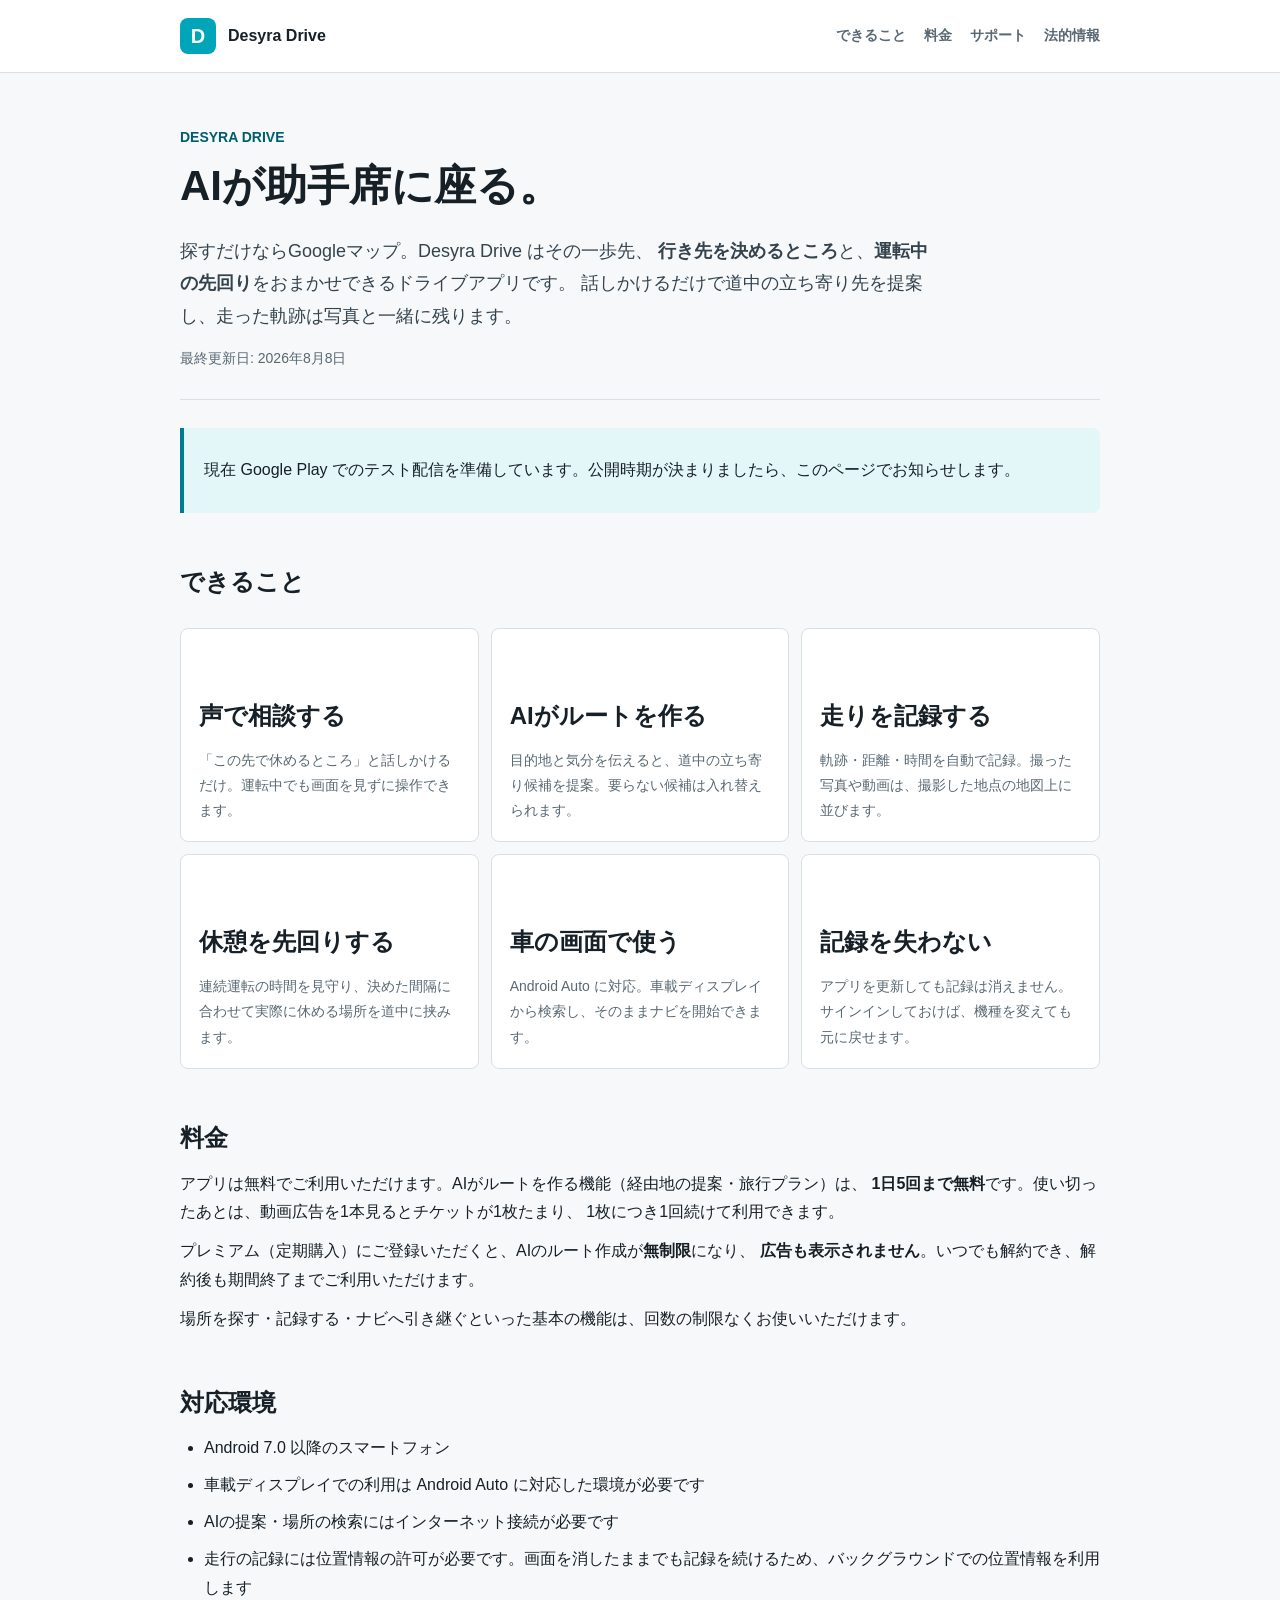
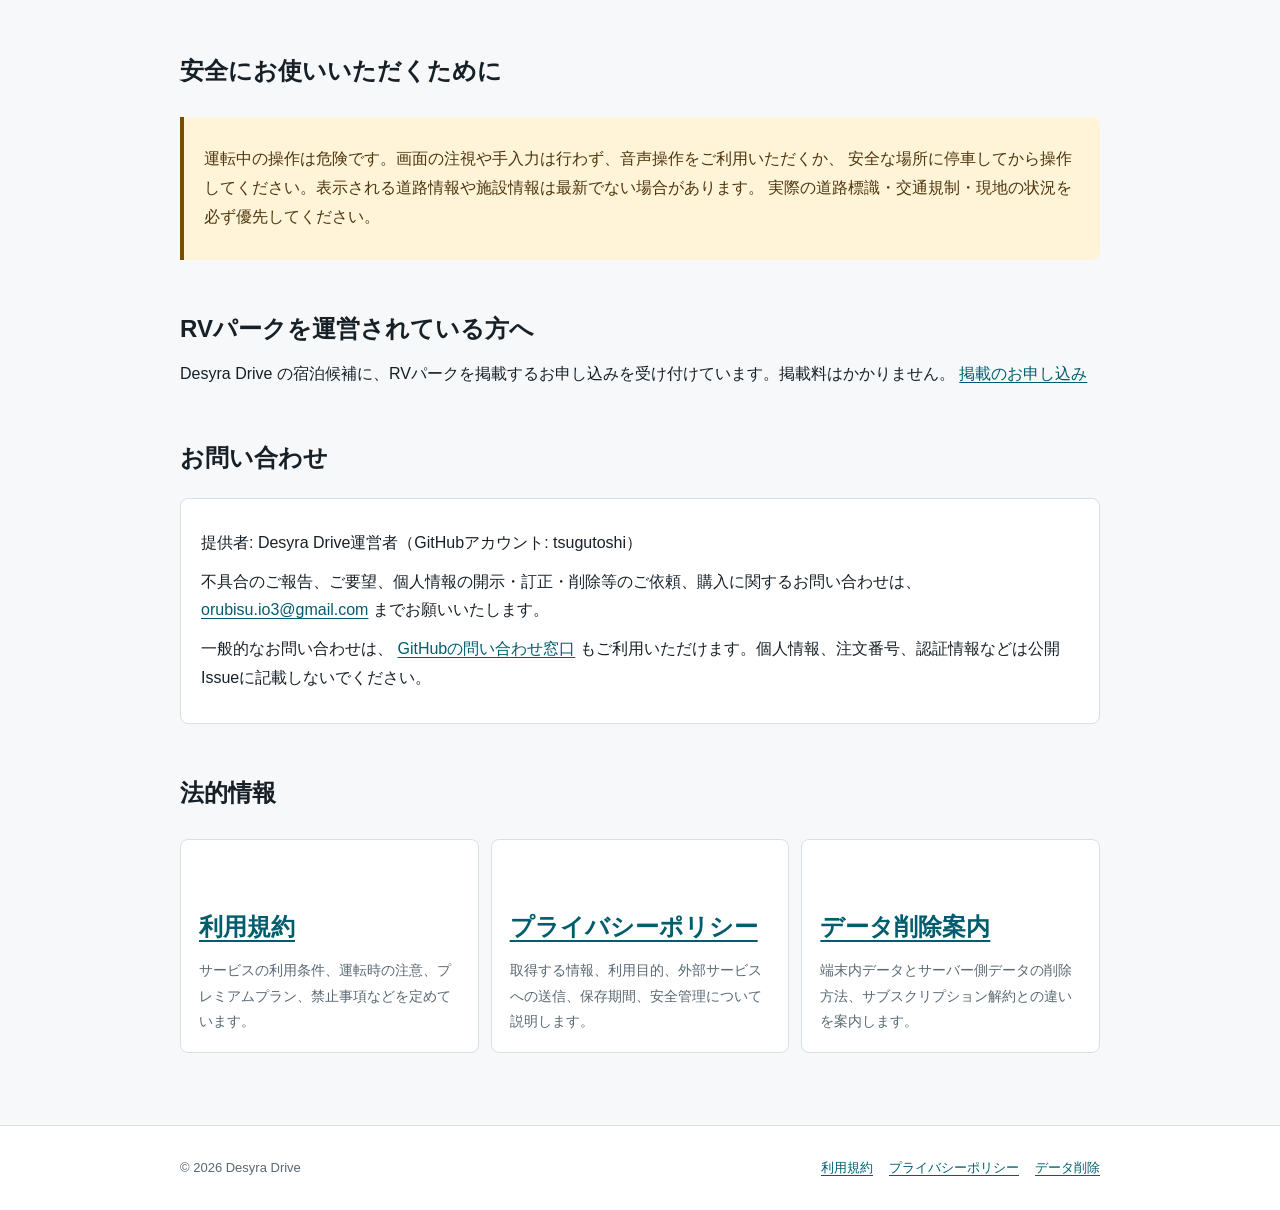
<file: index.html>
<!doctype html>
<html lang="ja">
  <head>
    <meta charset="utf-8">
    <meta name="viewport" content="width=device-width, initial-scale=1">
    <meta name="description" content="Desyra Drive は、AIが助手席に座るドライブアプリです。行き先選びと道中の立ち寄り、走行の記録をまとめて任せられます。">
    <title>Desyra Drive | AIが助手席に座る、ドライブのお供</title>
    <link rel="stylesheet" href="assets/legal.css">
  </head>
  <body>
    <header class="site-header">
      <div class="header-inner">
        <a class="brand" href="index.html" aria-label="Desyra Drive トップ">
          <span class="brand-mark" aria-hidden="true">D</span>
          <span>Desyra Drive</span>
        </a>
        <nav class="site-nav" aria-label="メニュー">
          <a href="#features">できること</a>
          <a href="#pricing">料金</a>
          <a href="#support">サポート</a>
          <a href="#legal">法的情報</a>
        </nav>
      </div>
    </header>

    <main class="page">
      <header class="document-header">
        <p class="eyebrow">DESYRA DRIVE</p>
        <h1>AIが助手席に座る。</h1>
        <p class="lead">
          探すだけならGoogleマップ。Desyra Drive はその一歩先、
          <strong>行き先を決めるところ</strong>と、<strong>運転中の先回り</strong>をおまかせできるドライブアプリです。
          話しかけるだけで道中の立ち寄り先を提案し、走った軌跡は写真と一緒に残ります。
        </p>
        <p class="updated">最終更新日: 2026年8月8日</p>
      </header>

      <div class="notice">
        <p>
          現在 Google Play でのテスト配信を準備しています。公開時期が決まりましたら、このページでお知らせします。
        </p>
      </div>

      <section class="legal-section" id="features">
        <h2>できること</h2>
        <div class="link-list">
          <section class="link-item">
            <h2>声で相談する</h2>
            <p>「この先で休めるところ」と話しかけるだけ。運転中でも画面を見ずに操作できます。</p>
          </section>
          <section class="link-item">
            <h2>AIがルートを作る</h2>
            <p>目的地と気分を伝えると、道中の立ち寄り候補を提案。要らない候補は入れ替えられます。</p>
          </section>
          <section class="link-item">
            <h2>走りを記録する</h2>
            <p>軌跡・距離・時間を自動で記録。撮った写真や動画は、撮影した地点の地図上に並びます。</p>
          </section>
          <section class="link-item">
            <h2>休憩を先回りする</h2>
            <p>連続運転の時間を見守り、決めた間隔に合わせて実際に休める場所を道中に挟みます。</p>
          </section>
          <section class="link-item">
            <h2>車の画面で使う</h2>
            <p>Android Auto に対応。車載ディスプレイから検索し、そのままナビを開始できます。</p>
          </section>
          <section class="link-item">
            <h2>記録を失わない</h2>
            <p>アプリを更新しても記録は消えません。サインインしておけば、機種を変えても元に戻せます。</p>
          </section>
        </div>
      </section>

      <section class="legal-section" id="pricing">
        <h2>料金</h2>
        <p>
          アプリは無料でご利用いただけます。AIがルートを作る機能（経由地の提案・旅行プラン）は、
          <strong>1日5回まで無料</strong>です。使い切ったあとは、動画広告を1本見るとチケットが1枚たまり、
          1枚につき1回続けて利用できます。
        </p>
        <p>
          プレミアム（定期購入）にご登録いただくと、AIのルート作成が<strong>無制限</strong>になり、
          <strong>広告も表示されません</strong>。いつでも解約でき、解約後も期間終了までご利用いただけます。
        </p>
        <p>
          場所を探す・記録する・ナビへ引き継ぐといった基本の機能は、回数の制限なくお使いいただけます。
        </p>
      </section>

      <section class="legal-section" id="requirements">
        <h2>対応環境</h2>
        <ul>
          <li>Android 7.0 以降のスマートフォン</li>
          <li>車載ディスプレイでの利用は Android Auto に対応した環境が必要です</li>
          <li>AIの提案・場所の検索にはインターネット接続が必要です</li>
          <li>走行の記録には位置情報の許可が必要です。画面を消したままでも記録を続けるため、バックグラウンドでの位置情報を利用します</li>
        </ul>
      </section>

      <section class="legal-section" id="safety">
        <h2>安全にお使いいただくために</h2>
        <div class="notice warning">
          <p>
            運転中の操作は危険です。画面の注視や手入力は行わず、音声操作をご利用いただくか、
            安全な場所に停車してから操作してください。表示される道路情報や施設情報は最新でない場合があります。
            実際の道路標識・交通規制・現地の状況を必ず優先してください。
          </p>
        </div>
      </section>

      <section class="legal-section" id="rvpark">
        <h2>RVパークを運営されている方へ</h2>
        <p>
          Desyra Drive の宿泊候補に、RVパークを掲載するお申し込みを受け付けています。掲載料はかかりません。
          <a href="rvpark-listing.html">掲載のお申し込み</a>
        </p>
      </section>

      <section class="legal-section" id="support">
        <h2>お問い合わせ</h2>
        <div class="contact-block">
          <p>提供者: Desyra Drive運営者（GitHubアカウント: tsugutoshi）</p>
          <p>
            不具合のご報告、ご要望、個人情報の開示・訂正・削除等のご依頼、購入に関するお問い合わせは、
            <a href="mailto:orubisu.io3@gmail.com">orubisu.io3@gmail.com</a>
            までお願いいたします。
          </p>
          <p>
            一般的なお問い合わせは、
            <a href="https://github.com/tsugutoshi/ai-drive-concierge/issues/new" rel="noopener noreferrer">GitHubの問い合わせ窓口</a>
            もご利用いただけます。個人情報、注文番号、認証情報などは公開Issueに記載しないでください。
          </p>
        </div>
      </section>

      <section class="legal-section" id="legal">
        <h2>法的情報</h2>
        <div class="link-list">
          <section class="link-item">
            <h2><a href="terms.html">利用規約</a></h2>
            <p>サービスの利用条件、運転時の注意、プレミアムプラン、禁止事項などを定めています。</p>
          </section>
          <section class="link-item">
            <h2><a href="privacy.html">プライバシーポリシー</a></h2>
            <p>取得する情報、利用目的、外部サービスへの送信、保存期間、安全管理について説明します。</p>
          </section>
          <section class="link-item">
            <h2><a href="data-deletion.html">データ削除案内</a></h2>
            <p>端末内データとサーバー側データの削除方法、サブスクリプション解約との違いを案内します。</p>
          </section>
        </div>
      </section>
    </main>

    <footer class="site-footer">
      <div class="site-footer-inner">
        <p>&copy; 2026 Desyra Drive</p>
        <div class="footer-links">
          <a href="terms.html">利用規約</a>
          <a href="privacy.html">プライバシーポリシー</a>
          <a href="data-deletion.html">データ削除</a>
        </div>
      </div>
    </footer>
  </body>
</html>
</file>
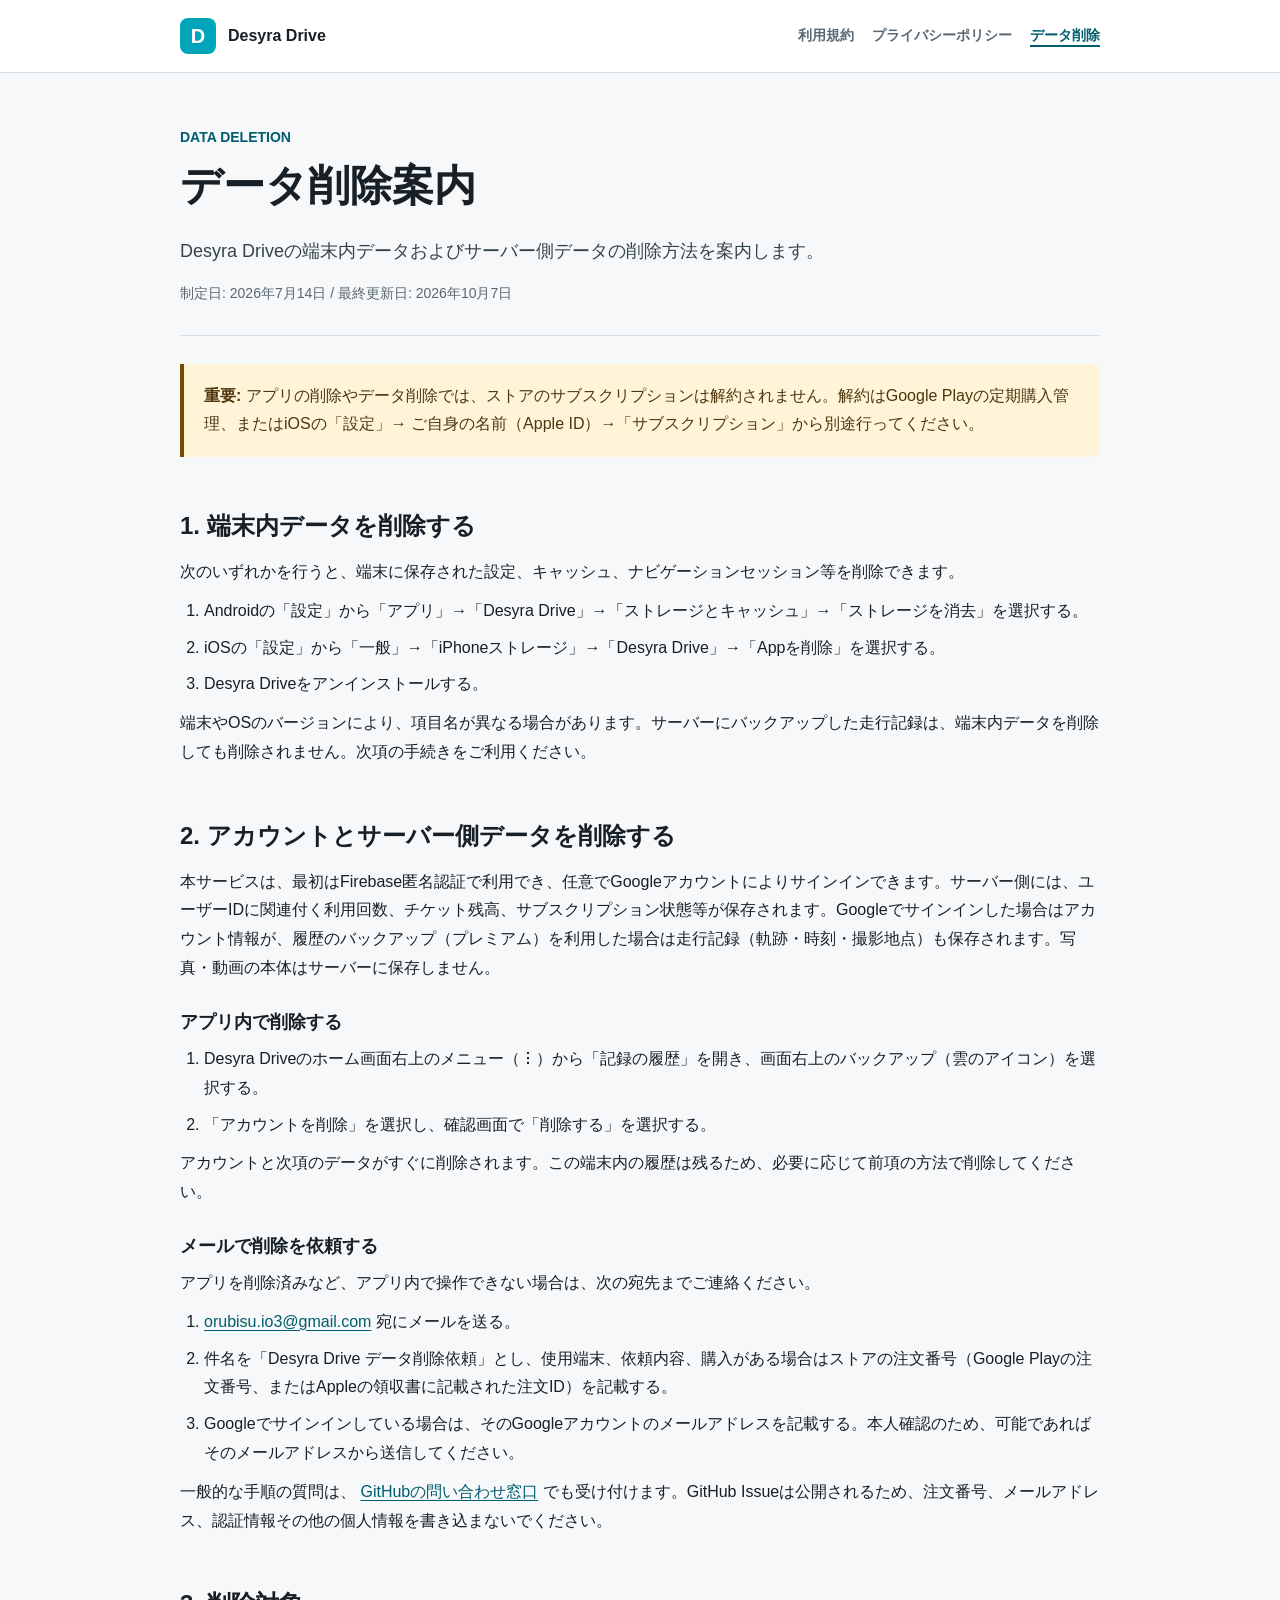
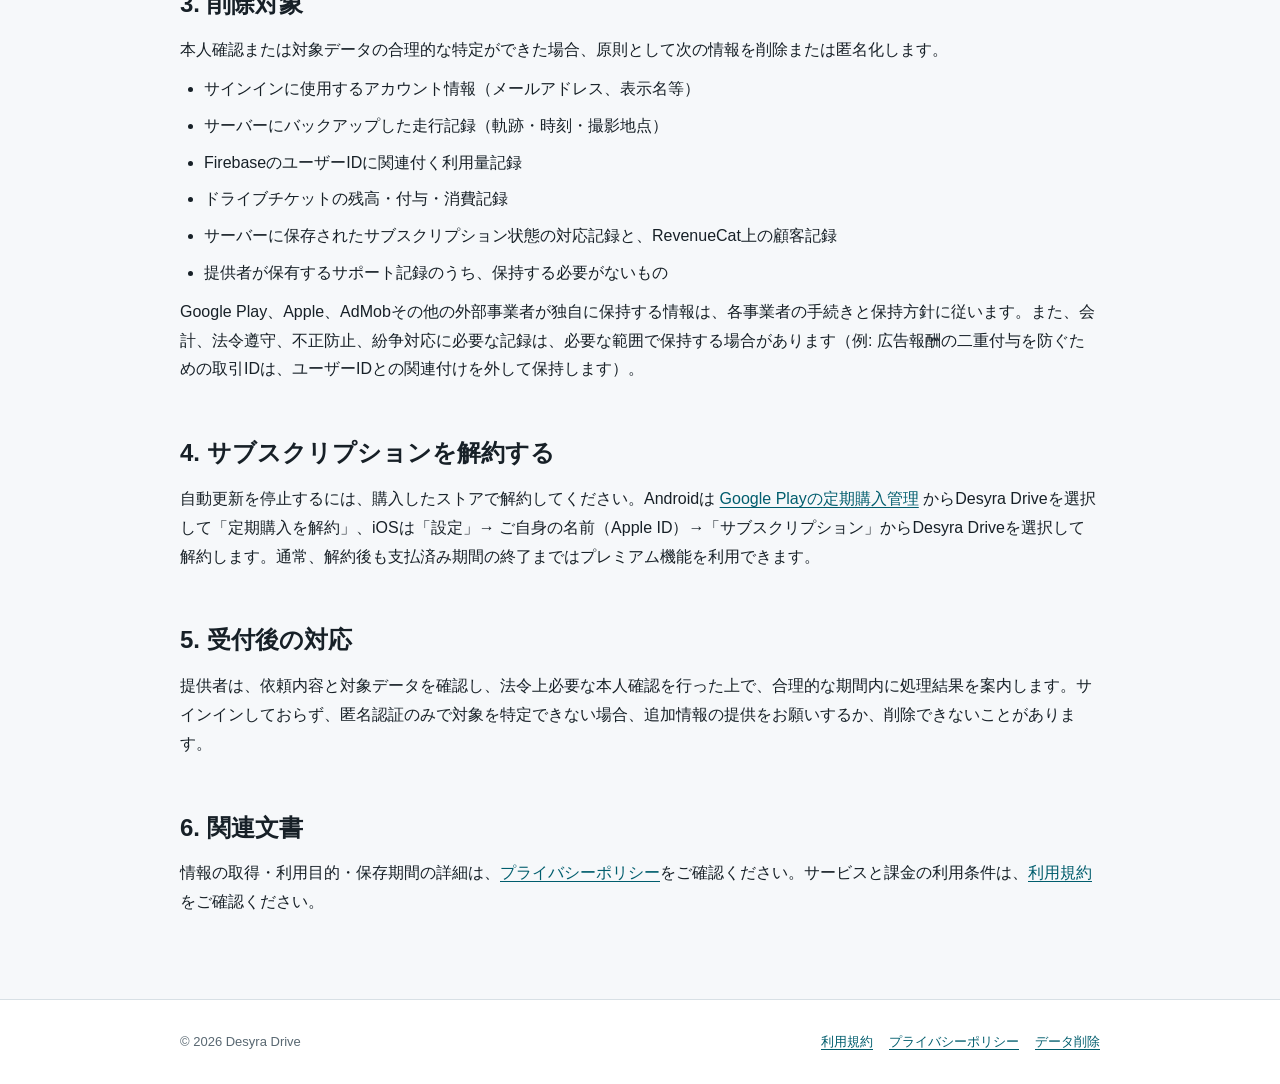
<file: data-deletion.html>
<!doctype html>
<html lang="ja">
  <head>
    <meta charset="utf-8">
    <meta name="viewport" content="width=device-width, initial-scale=1">
    <meta name="description" content="Desyra Drive データ削除案内">
    <title>データ削除案内 | Desyra Drive</title>
    <link rel="stylesheet" href="assets/legal.css">
  </head>
  <body>
    <header class="site-header">
      <div class="header-inner">
        <a class="brand" href="index.html" aria-label="Desyra Drive トップ">
          <span class="brand-mark" aria-hidden="true">D</span>
          <span>Desyra Drive</span>
        </a>
        <nav class="site-nav" aria-label="法的情報">
          <a href="terms.html">利用規約</a>
          <a href="privacy.html">プライバシーポリシー</a>
          <a href="data-deletion.html" aria-current="page">データ削除</a>
        </nav>
      </div>
    </header>

    <main class="page">
      <header class="document-header">
        <p class="eyebrow">DATA DELETION</p>
        <h1>データ削除案内</h1>
        <p class="lead">
          Desyra Driveの端末内データおよびサーバー側データの削除方法を案内します。
        </p>
        <p class="updated">制定日: 2026年7月14日 / 最終更新日: 2026年10月7日</p>
      </header>

      <div class="notice warning">
        <strong>重要:</strong>
        アプリの削除やデータ削除では、ストアのサブスクリプションは解約されません。解約はGoogle Playの定期購入管理、またはiOSの「設定」→ ご自身の名前（Apple ID）→「サブスクリプション」から別途行ってください。
      </div>

      <section class="legal-section" id="local-data">
        <h2>1. 端末内データを削除する</h2>
        <p>次のいずれかを行うと、端末に保存された設定、キャッシュ、ナビゲーションセッション等を削除できます。</p>
        <ol>
          <li>Androidの「設定」から「アプリ」→「Desyra Drive」→「ストレージとキャッシュ」→「ストレージを消去」を選択する。</li>
          <li>iOSの「設定」から「一般」→「iPhoneストレージ」→「Desyra Drive」→「Appを削除」を選択する。</li>
          <li>Desyra Driveをアンインストールする。</li>
        </ol>
        <p>端末やOSのバージョンにより、項目名が異なる場合があります。サーバーにバックアップした走行記録は、端末内データを削除しても削除されません。次項の手続きをご利用ください。</p>
      </section>

      <section class="legal-section" id="server-data">
        <h2>2. アカウントとサーバー側データを削除する</h2>
        <p>
          本サービスは、最初はFirebase匿名認証で利用でき、任意でGoogleアカウントによりサインインできます。サーバー側には、ユーザーIDに関連付く利用回数、チケット残高、サブスクリプション状態等が保存されます。Googleでサインインした場合はアカウント情報が、履歴のバックアップ（プレミアム）を利用した場合は走行記録（軌跡・時刻・撮影地点）も保存されます。写真・動画の本体はサーバーに保存しません。
        </p>
        <h3>アプリ内で削除する</h3>
        <ol>
          <li>Desyra Driveのホーム画面右上のメニュー（︙）から「記録の履歴」を開き、画面右上のバックアップ（雲のアイコン）を選択する。</li>
          <li>「アカウントを削除」を選択し、確認画面で「削除する」を選択する。</li>
        </ol>
        <p>アカウントと次項のデータがすぐに削除されます。この端末内の履歴は残るため、必要に応じて前項の方法で削除してください。</p>
        <h3>メールで削除を依頼する</h3>
        <p>アプリを削除済みなど、アプリ内で操作できない場合は、次の宛先までご連絡ください。</p>
        <ol>
          <li><a href="mailto:orubisu.io3@gmail.com">orubisu.io3@gmail.com</a> 宛にメールを送る。</li>
          <li>件名を「Desyra Drive データ削除依頼」とし、使用端末、依頼内容、購入がある場合はストアの注文番号（Google Playの注文番号、またはAppleの領収書に記載された注文ID）を記載する。</li>
          <li>Googleでサインインしている場合は、そのGoogleアカウントのメールアドレスを記載する。本人確認のため、可能であればそのメールアドレスから送信してください。</li>
        </ol>
        <p>
          一般的な手順の質問は、
          <a href="https://github.com/tsugutoshi/ai-drive-concierge/issues/new" rel="noopener noreferrer">GitHubの問い合わせ窓口</a>
          でも受け付けます。GitHub Issueは公開されるため、注文番号、メールアドレス、認証情報その他の個人情報を書き込まないでください。
        </p>
      </section>

      <section class="legal-section" id="deleted-data">
        <h2>3. 削除対象</h2>
        <p>本人確認または対象データの合理的な特定ができた場合、原則として次の情報を削除または匿名化します。</p>
        <ul>
          <li>サインインに使用するアカウント情報（メールアドレス、表示名等）</li>
          <li>サーバーにバックアップした走行記録（軌跡・時刻・撮影地点）</li>
          <li>FirebaseのユーザーIDに関連付く利用量記録</li>
          <li>ドライブチケットの残高・付与・消費記録</li>
          <li>サーバーに保存されたサブスクリプション状態の対応記録と、RevenueCat上の顧客記録</li>
          <li>提供者が保有するサポート記録のうち、保持する必要がないもの</li>
        </ul>
        <p>
          Google Play、Apple、AdMobその他の外部事業者が独自に保持する情報は、各事業者の手続きと保持方針に従います。また、会計、法令遵守、不正防止、紛争対応に必要な記録は、必要な範囲で保持する場合があります（例: 広告報酬の二重付与を防ぐための取引IDは、ユーザーIDとの関連付けを外して保持します）。
        </p>
      </section>

      <section class="legal-section" id="subscription">
        <h2>4. サブスクリプションを解約する</h2>
        <p>
          自動更新を停止するには、購入したストアで解約してください。Androidは
          <a href="https://play.google.com/store/account/subscriptions" rel="noopener noreferrer">Google Playの定期購入管理</a>
          からDesyra Driveを選択して「定期購入を解約」、iOSは「設定」→ ご自身の名前（Apple ID）→「サブスクリプション」からDesyra Driveを選択して解約します。通常、解約後も支払済み期間の終了まではプレミアム機能を利用できます。
        </p>
      </section>

      <section class="legal-section" id="processing">
        <h2>5. 受付後の対応</h2>
        <p>
          提供者は、依頼内容と対象データを確認し、法令上必要な本人確認を行った上で、合理的な期間内に処理結果を案内します。サインインしておらず、匿名認証のみで対象を特定できない場合、追加情報の提供をお願いするか、削除できないことがあります。
        </p>
      </section>

      <section class="legal-section" id="related">
        <h2>6. 関連文書</h2>
        <p>
          情報の取得・利用目的・保存期間の詳細は、<a href="privacy.html">プライバシーポリシー</a>をご確認ください。サービスと課金の利用条件は、<a href="terms.html">利用規約</a>をご確認ください。
        </p>
      </section>
    </main>

    <footer class="site-footer">
      <div class="site-footer-inner">
        <p>&copy; 2026 Desyra Drive</p>
        <div class="footer-links">
          <a href="terms.html">利用規約</a>
          <a href="privacy.html">プライバシーポリシー</a>
          <a href="data-deletion.html">データ削除</a>
        </div>
      </div>
    </footer>
  </body>
</html>
</file>
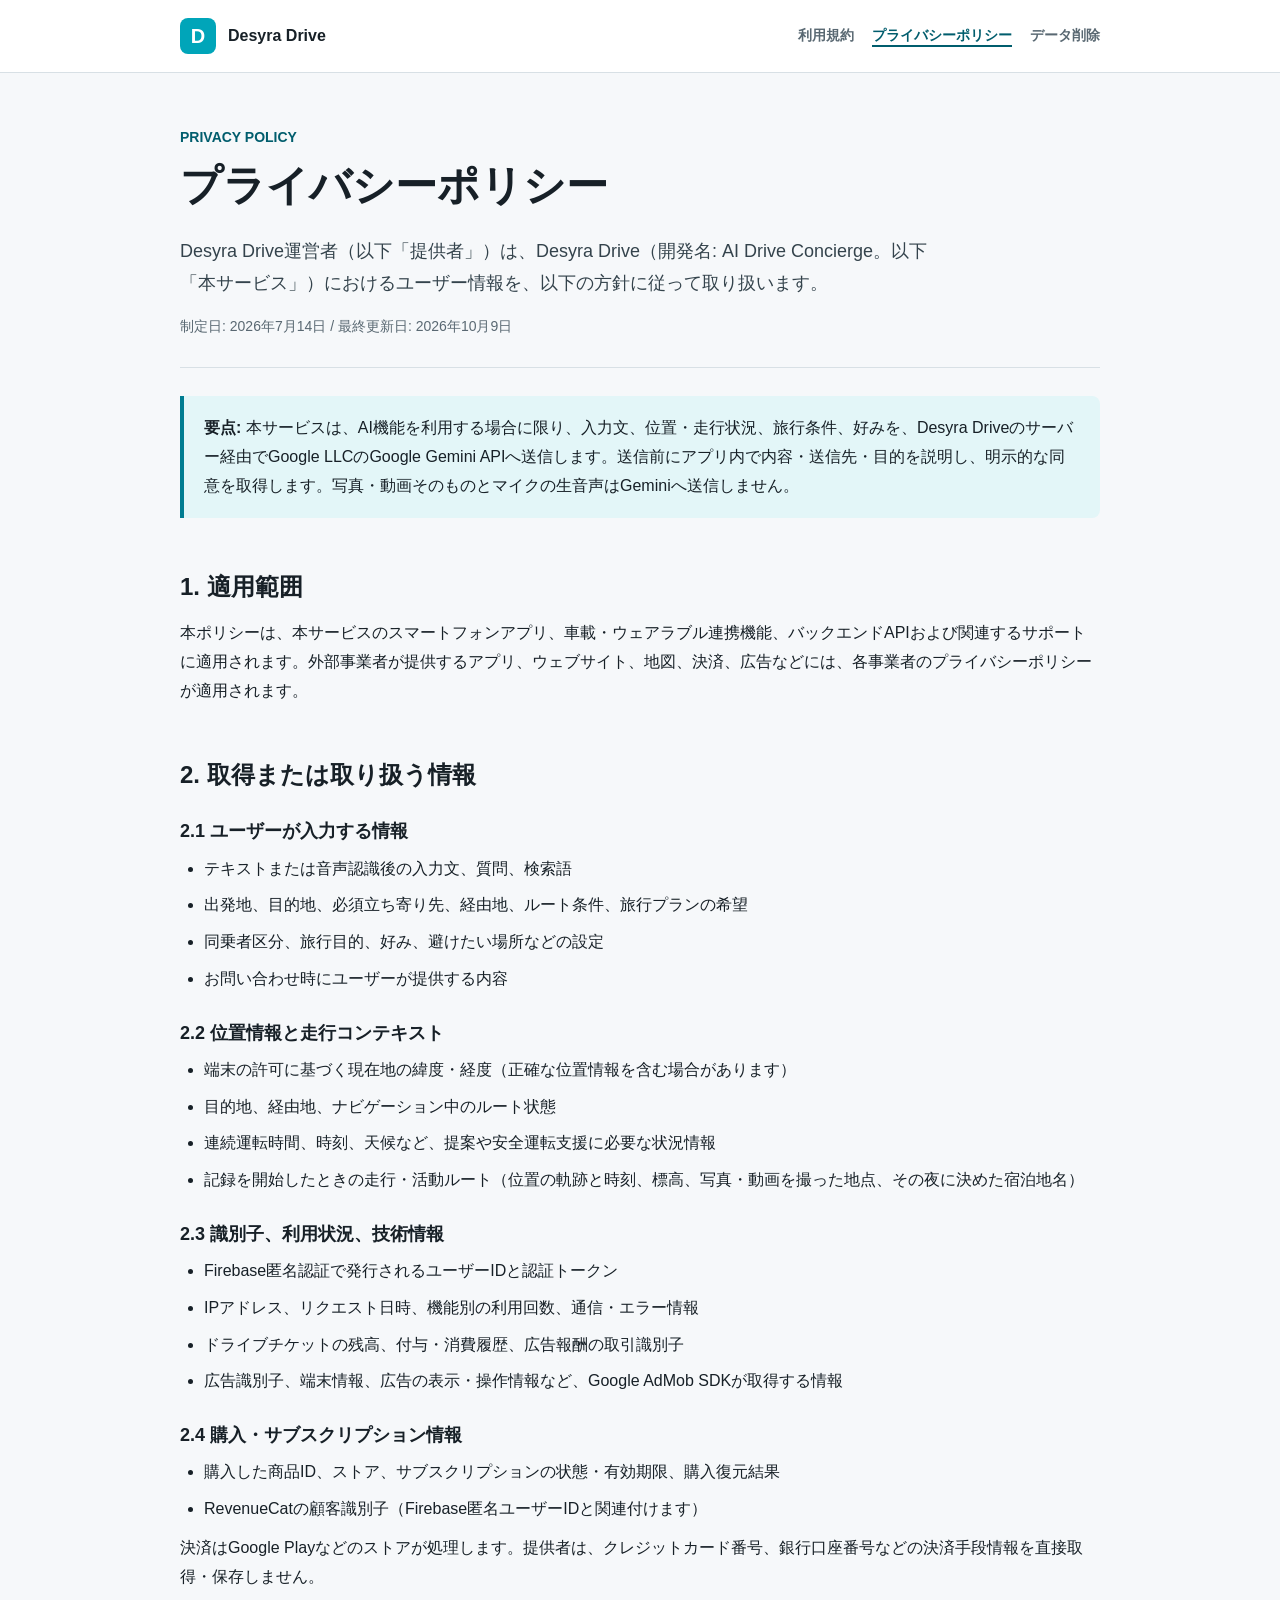
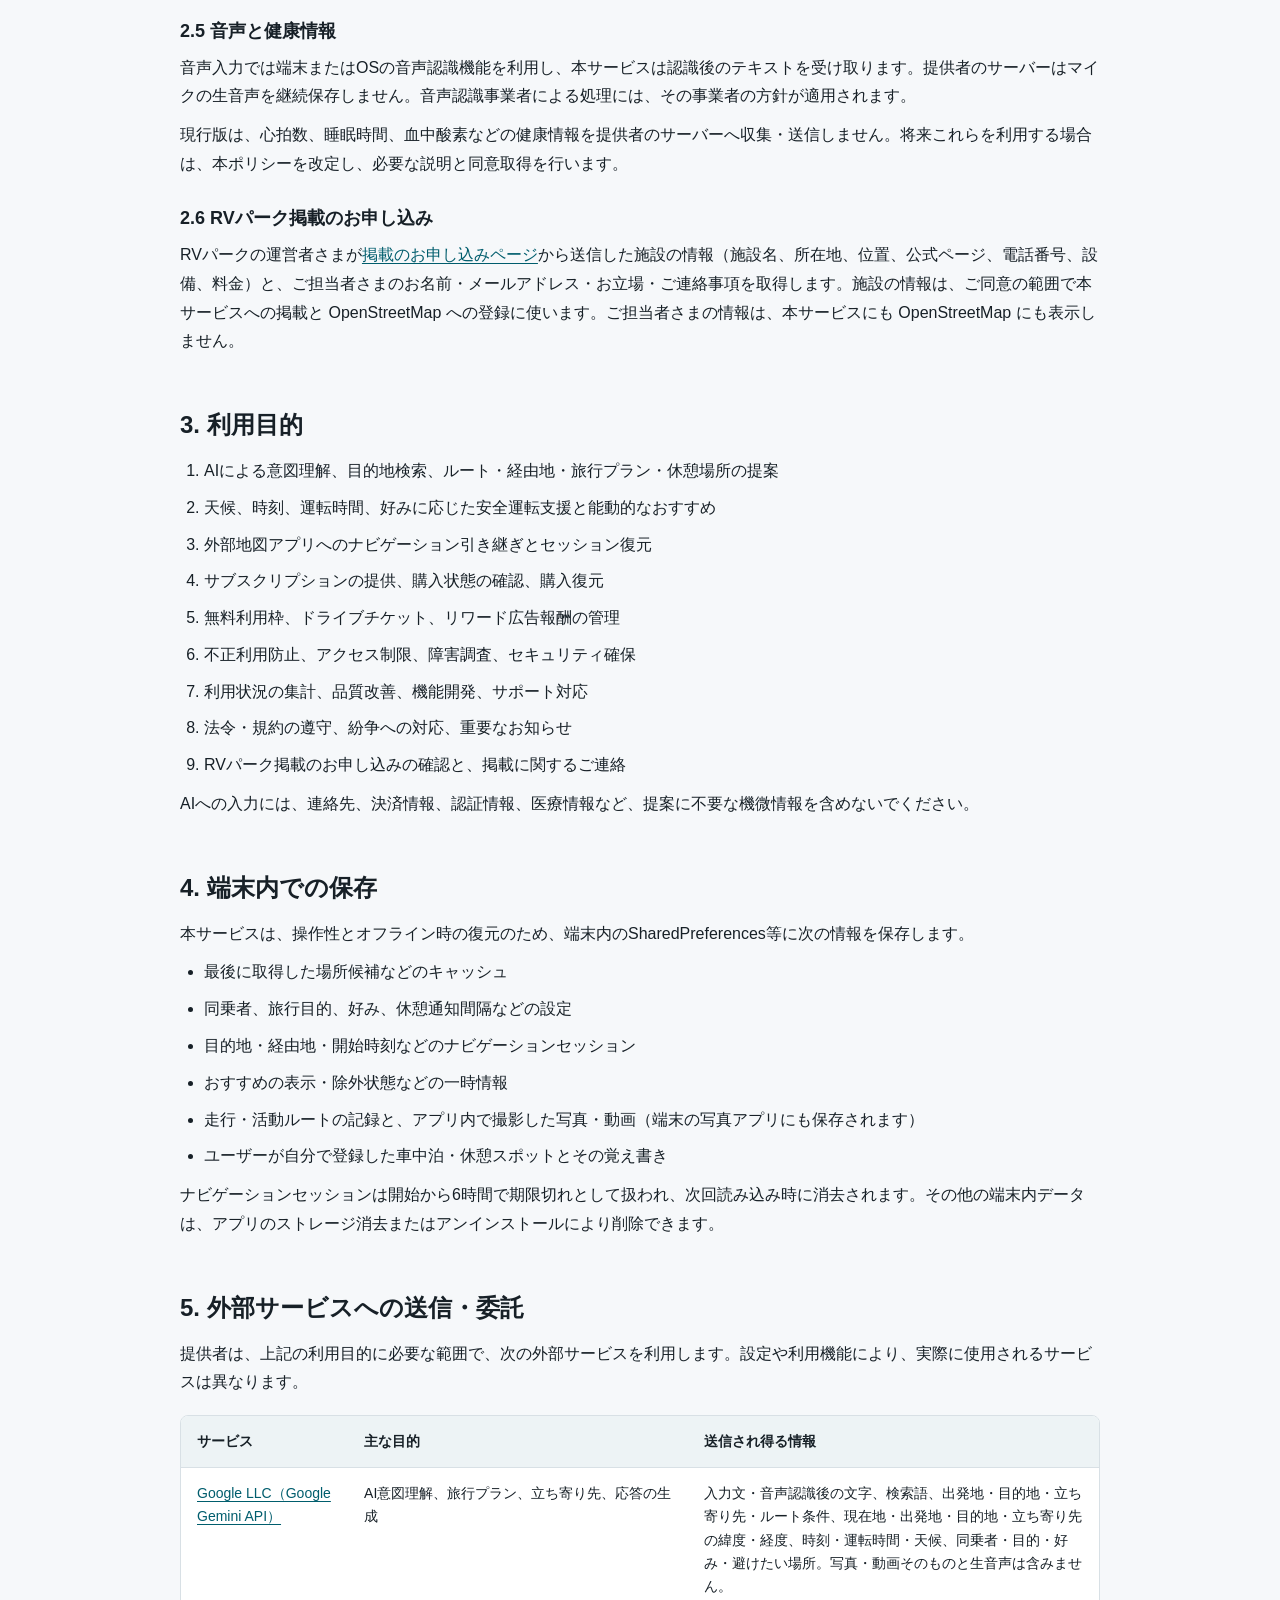
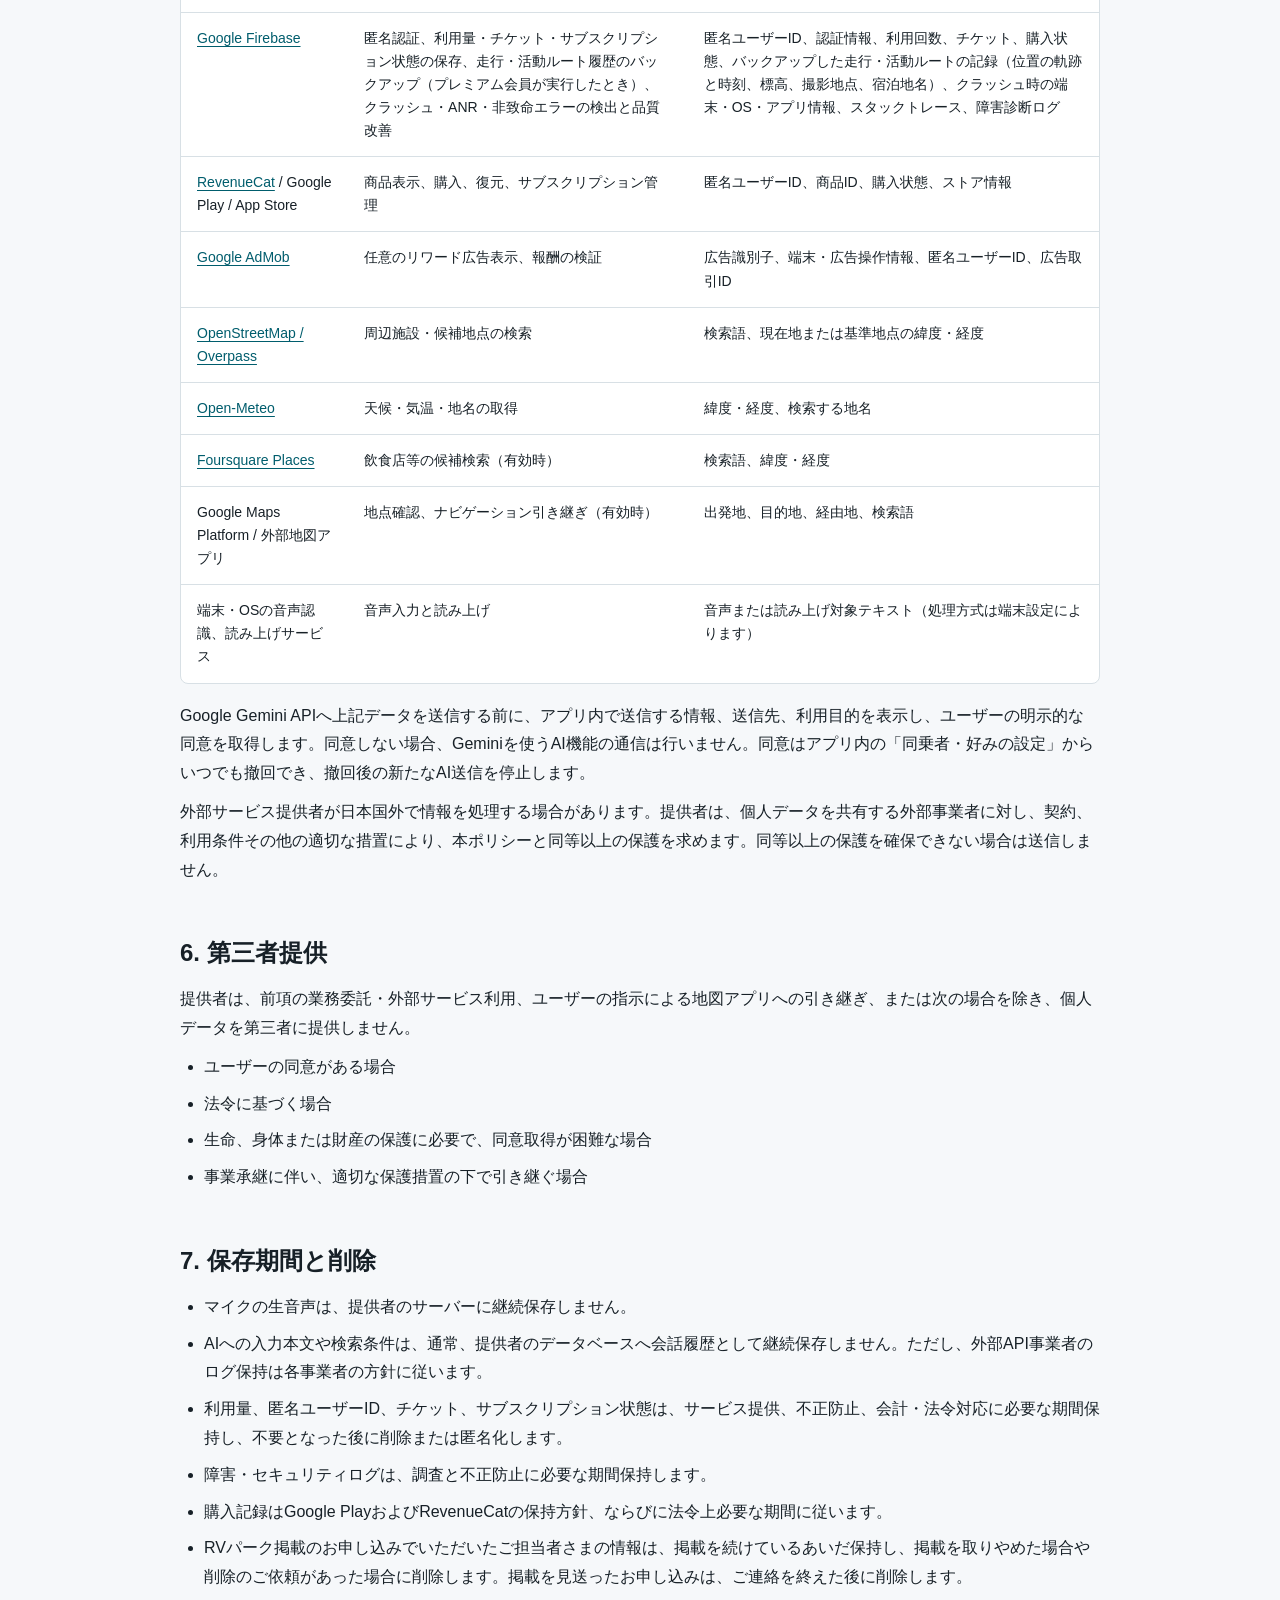
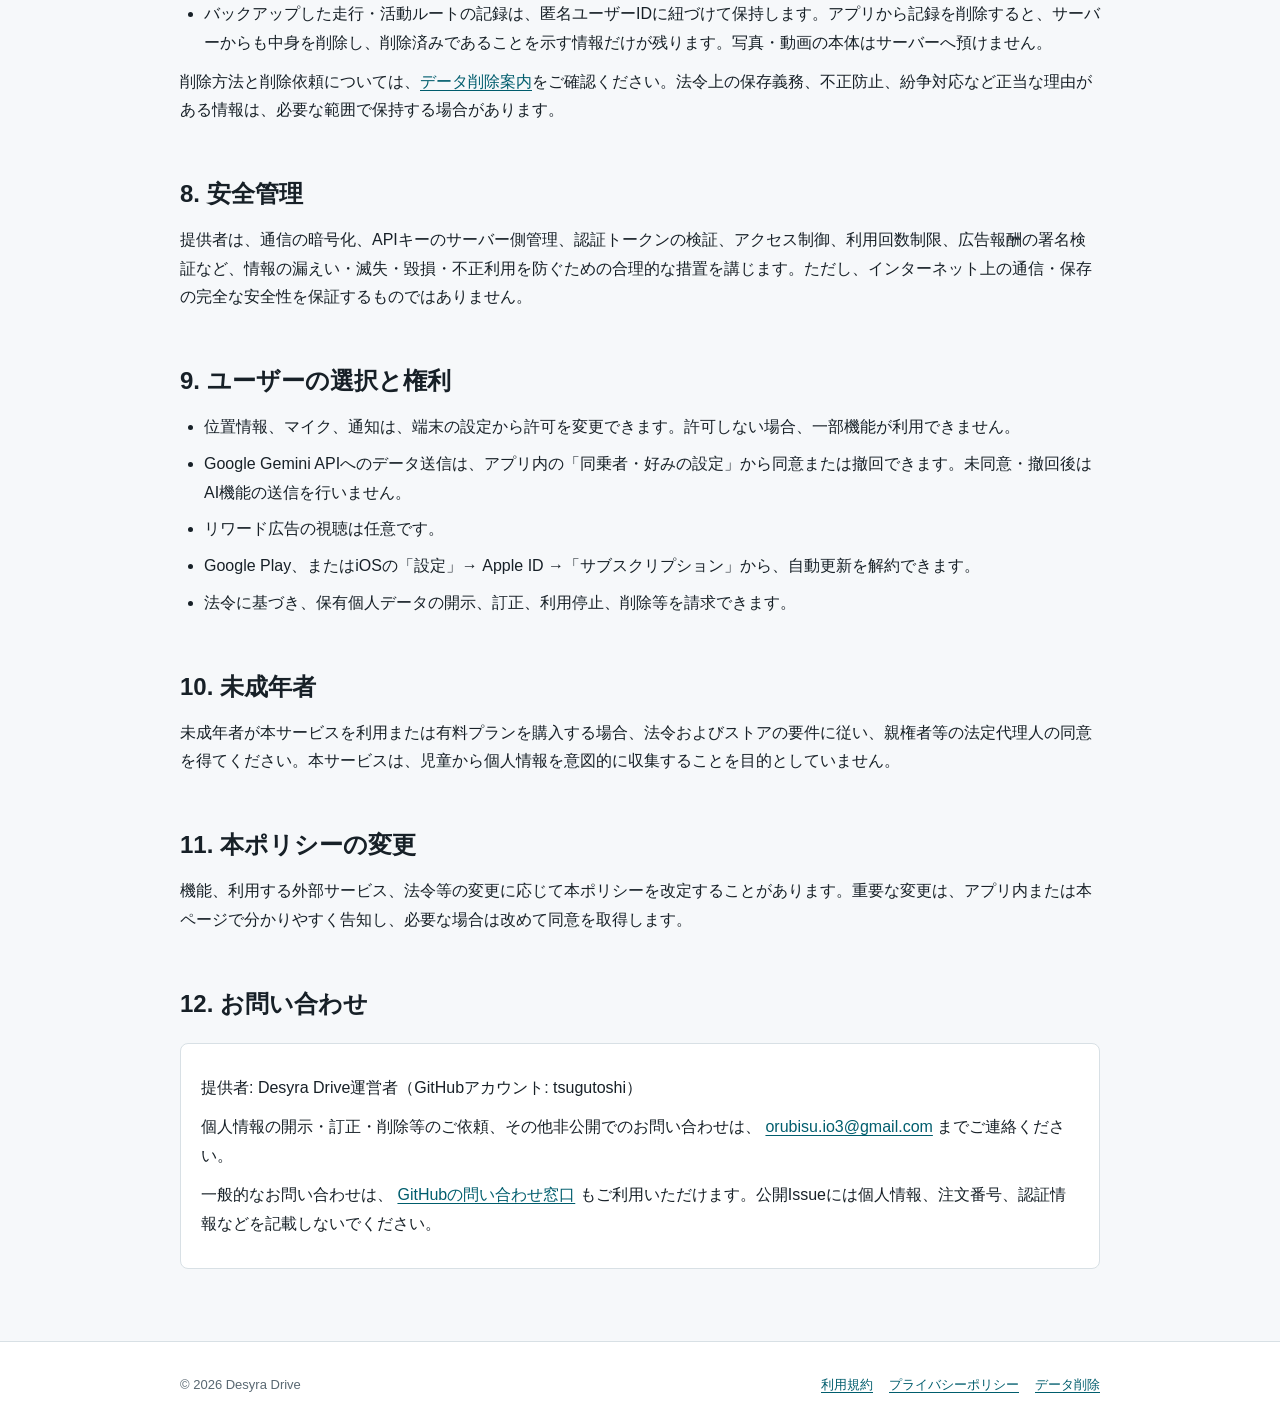
<file: privacy.html>
<!doctype html>
<html lang="ja">
  <head>
    <meta charset="utf-8">
    <meta name="viewport" content="width=device-width, initial-scale=1">
    <meta name="description" content="Desyra Drive プライバシーポリシー">
    <title>プライバシーポリシー | Desyra Drive</title>
    <link rel="stylesheet" href="assets/legal.css">
  </head>
  <body>
    <header class="site-header">
      <div class="header-inner">
        <a class="brand" href="index.html" aria-label="Desyra Drive 法的情報トップ">
          <span class="brand-mark" aria-hidden="true">D</span>
          <span>Desyra Drive</span>
        </a>
        <nav class="site-nav" aria-label="法的情報">
          <a href="terms.html">利用規約</a>
          <a href="privacy.html" aria-current="page">プライバシーポリシー</a>
          <a href="data-deletion.html">データ削除</a>
        </nav>
      </div>
    </header>

    <main class="page">
      <header class="document-header">
        <p class="eyebrow">PRIVACY POLICY</p>
        <h1>プライバシーポリシー</h1>
        <p class="lead">
          Desyra Drive運営者（以下「提供者」）は、Desyra Drive（開発名: AI Drive Concierge。以下「本サービス」）におけるユーザー情報を、以下の方針に従って取り扱います。
        </p>
        <p class="updated">制定日: 2026年7月14日 / 最終更新日: 2026年10月9日</p>
      </header>

      <div class="notice">
        <strong>要点:</strong>
        本サービスは、AI機能を利用する場合に限り、入力文、位置・走行状況、旅行条件、好みを、Desyra Driveのサーバー経由でGoogle LLCのGoogle Gemini APIへ送信します。送信前にアプリ内で内容・送信先・目的を説明し、明示的な同意を取得します。写真・動画そのものとマイクの生音声はGeminiへ送信しません。
      </div>

      <section class="legal-section" id="scope">
        <h2>1. 適用範囲</h2>
        <p>
          本ポリシーは、本サービスのスマートフォンアプリ、車載・ウェアラブル連携機能、バックエンドAPIおよび関連するサポートに適用されます。外部事業者が提供するアプリ、ウェブサイト、地図、決済、広告などには、各事業者のプライバシーポリシーが適用されます。
        </p>
      </section>

      <section class="legal-section" id="data">
        <h2>2. 取得または取り扱う情報</h2>

        <h3>2.1 ユーザーが入力する情報</h3>
        <ul>
          <li>テキストまたは音声認識後の入力文、質問、検索語</li>
          <li>出発地、目的地、必須立ち寄り先、経由地、ルート条件、旅行プランの希望</li>
          <li>同乗者区分、旅行目的、好み、避けたい場所などの設定</li>
          <li>お問い合わせ時にユーザーが提供する内容</li>
        </ul>

        <h3>2.2 位置情報と走行コンテキスト</h3>
        <ul>
          <li>端末の許可に基づく現在地の緯度・経度（正確な位置情報を含む場合があります）</li>
          <li>目的地、経由地、ナビゲーション中のルート状態</li>
          <li>連続運転時間、時刻、天候など、提案や安全運転支援に必要な状況情報</li>
          <li>記録を開始したときの走行・活動ルート（位置の軌跡と時刻、標高、写真・動画を撮った地点、その夜に決めた宿泊地名）</li>
        </ul>

        <h3>2.3 識別子、利用状況、技術情報</h3>
        <ul>
          <li>Firebase匿名認証で発行されるユーザーIDと認証トークン</li>
          <li>IPアドレス、リクエスト日時、機能別の利用回数、通信・エラー情報</li>
          <li>ドライブチケットの残高、付与・消費履歴、広告報酬の取引識別子</li>
          <li>広告識別子、端末情報、広告の表示・操作情報など、Google AdMob SDKが取得する情報</li>
        </ul>

        <h3>2.4 購入・サブスクリプション情報</h3>
        <ul>
          <li>購入した商品ID、ストア、サブスクリプションの状態・有効期限、購入復元結果</li>
          <li>RevenueCatの顧客識別子（Firebase匿名ユーザーIDと関連付けます）</li>
        </ul>
        <p>
          決済はGoogle Playなどのストアが処理します。提供者は、クレジットカード番号、銀行口座番号などの決済手段情報を直接取得・保存しません。
        </p>

        <h3>2.5 音声と健康情報</h3>
        <p>
          音声入力では端末またはOSの音声認識機能を利用し、本サービスは認識後のテキストを受け取ります。提供者のサーバーはマイクの生音声を継続保存しません。音声認識事業者による処理には、その事業者の方針が適用されます。
        </p>
        <p>
          現行版は、心拍数、睡眠時間、血中酸素などの健康情報を提供者のサーバーへ収集・送信しません。将来これらを利用する場合は、本ポリシーを改定し、必要な説明と同意取得を行います。
        </p>

        <h3>2.6 RVパーク掲載のお申し込み</h3>
        <p>
          RVパークの運営者さまが<a href="rvpark-listing.html">掲載のお申し込みページ</a>から送信した施設の情報（施設名、所在地、位置、公式ページ、電話番号、設備、料金）と、ご担当者さまのお名前・メールアドレス・お立場・ご連絡事項を取得します。施設の情報は、ご同意の範囲で本サービスへの掲載と OpenStreetMap への登録に使います。ご担当者さまの情報は、本サービスにも OpenStreetMap にも表示しません。
        </p>
      </section>

      <section class="legal-section" id="purpose">
        <h2>3. 利用目的</h2>
        <ol>
          <li>AIによる意図理解、目的地検索、ルート・経由地・旅行プラン・休憩場所の提案</li>
          <li>天候、時刻、運転時間、好みに応じた安全運転支援と能動的なおすすめ</li>
          <li>外部地図アプリへのナビゲーション引き継ぎとセッション復元</li>
          <li>サブスクリプションの提供、購入状態の確認、購入復元</li>
          <li>無料利用枠、ドライブチケット、リワード広告報酬の管理</li>
          <li>不正利用防止、アクセス制限、障害調査、セキュリティ確保</li>
          <li>利用状況の集計、品質改善、機能開発、サポート対応</li>
          <li>法令・規約の遵守、紛争への対応、重要なお知らせ</li>
          <li>RVパーク掲載のお申し込みの確認と、掲載に関するご連絡</li>
        </ol>
        <p>
          AIへの入力には、連絡先、決済情報、認証情報、医療情報など、提案に不要な機微情報を含めないでください。
        </p>
      </section>

      <section class="legal-section" id="local-storage">
        <h2>4. 端末内での保存</h2>
        <p>
          本サービスは、操作性とオフライン時の復元のため、端末内のSharedPreferences等に次の情報を保存します。
        </p>
        <ul>
          <li>最後に取得した場所候補などのキャッシュ</li>
          <li>同乗者、旅行目的、好み、休憩通知間隔などの設定</li>
          <li>目的地・経由地・開始時刻などのナビゲーションセッション</li>
          <li>おすすめの表示・除外状態などの一時情報</li>
          <li>走行・活動ルートの記録と、アプリ内で撮影した写真・動画（端末の写真アプリにも保存されます）</li>
          <li>ユーザーが自分で登録した車中泊・休憩スポットとその覚え書き</li>
        </ul>
        <p>
          ナビゲーションセッションは開始から6時間で期限切れとして扱われ、次回読み込み時に消去されます。その他の端末内データは、アプリのストレージ消去またはアンインストールにより削除できます。
        </p>
      </section>

      <section class="legal-section" id="providers">
        <h2>5. 外部サービスへの送信・委託</h2>
        <p>
          提供者は、上記の利用目的に必要な範囲で、次の外部サービスを利用します。設定や利用機能により、実際に使用されるサービスは異なります。
        </p>
        <div class="table-wrap">
          <table>
            <thead>
              <tr>
                <th>サービス</th>
                <th>主な目的</th>
                <th>送信され得る情報</th>
              </tr>
            </thead>
            <tbody>
              <tr>
                <td><a href="https://policies.google.com/privacy" rel="noopener noreferrer">Google LLC（Google Gemini API）</a></td>
                <td>AI意図理解、旅行プラン、立ち寄り先、応答の生成</td>
                <td>入力文・音声認識後の文字、検索語、出発地・目的地・立ち寄り先・ルート条件、現在地・出発地・目的地・立ち寄り先の緯度・経度、時刻・運転時間・天候、同乗者・目的・好み・避けたい場所。写真・動画そのものと生音声は含みません。</td>
              </tr>
              <tr>
                <td><a href="https://firebase.google.com/support/privacy" rel="noopener noreferrer">Google Firebase</a></td>
                <td>匿名認証、利用量・チケット・サブスクリプション状態の保存、走行・活動ルート履歴のバックアップ（プレミアム会員が実行したとき）、クラッシュ・ANR・非致命エラーの検出と品質改善</td>
                <td>匿名ユーザーID、認証情報、利用回数、チケット、購入状態、バックアップした走行・活動ルートの記録（位置の軌跡と時刻、標高、撮影地点、宿泊地名）、クラッシュ時の端末・OS・アプリ情報、スタックトレース、障害診断ログ</td>
              </tr>
              <tr>
                <td><a href="https://www.revenuecat.com/privacy/" rel="noopener noreferrer">RevenueCat</a> / Google Play / App Store</td>
                <td>商品表示、購入、復元、サブスクリプション管理</td>
                <td>匿名ユーザーID、商品ID、購入状態、ストア情報</td>
              </tr>
              <tr>
                <td><a href="https://policies.google.com/technologies/ads" rel="noopener noreferrer">Google AdMob</a></td>
                <td>任意のリワード広告表示、報酬の検証</td>
                <td>広告識別子、端末・広告操作情報、匿名ユーザーID、広告取引ID</td>
              </tr>
              <tr>
                <td><a href="https://osmfoundation.org/wiki/Privacy_Policy" rel="noopener noreferrer">OpenStreetMap / Overpass</a></td>
                <td>周辺施設・候補地点の検索</td>
                <td>検索語、現在地または基準地点の緯度・経度</td>
              </tr>
              <tr>
                <td><a href="https://open-meteo.com/en/terms" rel="noopener noreferrer">Open-Meteo</a></td>
                <td>天候・気温・地名の取得</td>
                <td>緯度・経度、検索する地名</td>
              </tr>
              <tr>
                <td><a href="https://foursquare.com/products/privacy-policies-overview/" rel="noopener noreferrer">Foursquare Places</a></td>
                <td>飲食店等の候補検索（有効時）</td>
                <td>検索語、緯度・経度</td>
              </tr>
              <tr>
                <td>Google Maps Platform / 外部地図アプリ</td>
                <td>地点確認、ナビゲーション引き継ぎ（有効時）</td>
                <td>出発地、目的地、経由地、検索語</td>
              </tr>
              <tr>
                <td>端末・OSの音声認識、読み上げサービス</td>
                <td>音声入力と読み上げ</td>
                <td>音声または読み上げ対象テキスト（処理方式は端末設定によります）</td>
              </tr>
            </tbody>
          </table>
        </div>
        <p>
          Google Gemini APIへ上記データを送信する前に、アプリ内で送信する情報、送信先、利用目的を表示し、ユーザーの明示的な同意を取得します。同意しない場合、Geminiを使うAI機能の通信は行いません。同意はアプリ内の「同乗者・好みの設定」からいつでも撤回でき、撤回後の新たなAI送信を停止します。
        </p>
        <p>
          外部サービス提供者が日本国外で情報を処理する場合があります。提供者は、個人データを共有する外部事業者に対し、契約、利用条件その他の適切な措置により、本ポリシーと同等以上の保護を求めます。同等以上の保護を確保できない場合は送信しません。
        </p>
      </section>

      <section class="legal-section" id="third-parties">
        <h2>6. 第三者提供</h2>
        <p>
          提供者は、前項の業務委託・外部サービス利用、ユーザーの指示による地図アプリへの引き継ぎ、または次の場合を除き、個人データを第三者に提供しません。
        </p>
        <ul>
          <li>ユーザーの同意がある場合</li>
          <li>法令に基づく場合</li>
          <li>生命、身体または財産の保護に必要で、同意取得が困難な場合</li>
          <li>事業承継に伴い、適切な保護措置の下で引き継ぐ場合</li>
        </ul>
      </section>

      <section class="legal-section" id="retention">
        <h2>7. 保存期間と削除</h2>
        <ul>
          <li>マイクの生音声は、提供者のサーバーに継続保存しません。</li>
          <li>AIへの入力本文や検索条件は、通常、提供者のデータベースへ会話履歴として継続保存しません。ただし、外部API事業者のログ保持は各事業者の方針に従います。</li>
          <li>利用量、匿名ユーザーID、チケット、サブスクリプション状態は、サービス提供、不正防止、会計・法令対応に必要な期間保持し、不要となった後に削除または匿名化します。</li>
          <li>障害・セキュリティログは、調査と不正防止に必要な期間保持します。</li>
          <li>購入記録はGoogle PlayおよびRevenueCatの保持方針、ならびに法令上必要な期間に従います。</li>
          <li>RVパーク掲載のお申し込みでいただいたご担当者さまの情報は、掲載を続けているあいだ保持し、掲載を取りやめた場合や削除のご依頼があった場合に削除します。掲載を見送ったお申し込みは、ご連絡を終えた後に削除します。</li>
          <li>バックアップした走行・活動ルートの記録は、匿名ユーザーIDに紐づけて保持します。アプリから記録を削除すると、サーバーからも中身を削除し、削除済みであることを示す情報だけが残ります。写真・動画の本体はサーバーへ預けません。</li>
        </ul>
        <p>
          削除方法と削除依頼については、<a href="data-deletion.html">データ削除案内</a>をご確認ください。法令上の保存義務、不正防止、紛争対応など正当な理由がある情報は、必要な範囲で保持する場合があります。
        </p>
      </section>

      <section class="legal-section" id="security">
        <h2>8. 安全管理</h2>
        <p>
          提供者は、通信の暗号化、APIキーのサーバー側管理、認証トークンの検証、アクセス制御、利用回数制限、広告報酬の署名検証など、情報の漏えい・滅失・毀損・不正利用を防ぐための合理的な措置を講じます。ただし、インターネット上の通信・保存の完全な安全性を保証するものではありません。
        </p>
      </section>

      <section class="legal-section" id="choices">
        <h2>9. ユーザーの選択と権利</h2>
        <ul>
          <li>位置情報、マイク、通知は、端末の設定から許可を変更できます。許可しない場合、一部機能が利用できません。</li>
          <li>Google Gemini APIへのデータ送信は、アプリ内の「同乗者・好みの設定」から同意または撤回できます。未同意・撤回後はAI機能の送信を行いません。</li>
          <li>リワード広告の視聴は任意です。</li>
          <li>Google Play、またはiOSの「設定」→ Apple ID →「サブスクリプション」から、自動更新を解約できます。</li>
          <li>法令に基づき、保有個人データの開示、訂正、利用停止、削除等を請求できます。</li>
        </ul>
      </section>

      <section class="legal-section" id="minors">
        <h2>10. 未成年者</h2>
        <p>
          未成年者が本サービスを利用または有料プランを購入する場合、法令およびストアの要件に従い、親権者等の法定代理人の同意を得てください。本サービスは、児童から個人情報を意図的に収集することを目的としていません。
        </p>
      </section>

      <section class="legal-section" id="changes">
        <h2>11. 本ポリシーの変更</h2>
        <p>
          機能、利用する外部サービス、法令等の変更に応じて本ポリシーを改定することがあります。重要な変更は、アプリ内または本ページで分かりやすく告知し、必要な場合は改めて同意を取得します。
        </p>
      </section>

      <section class="legal-section" id="contact">
        <h2>12. お問い合わせ</h2>
        <div class="contact-block">
          <p>提供者: Desyra Drive運営者（GitHubアカウント: tsugutoshi）</p>
          <p>
            個人情報の開示・訂正・削除等のご依頼、その他非公開でのお問い合わせは、
            <a href="mailto:orubisu.io3@gmail.com">orubisu.io3@gmail.com</a>
            までご連絡ください。
          </p>
          <p>
            一般的なお問い合わせは、
            <a href="https://github.com/tsugutoshi/ai-drive-concierge/issues/new" rel="noopener noreferrer">GitHubの問い合わせ窓口</a>
            もご利用いただけます。公開Issueには個人情報、注文番号、認証情報などを記載しないでください。
          </p>
        </div>
      </section>
    </main>

    <footer class="site-footer">
      <div class="site-footer-inner">
        <p>&copy; 2026 Desyra Drive</p>
        <div class="footer-links">
          <a href="terms.html">利用規約</a>
          <a href="privacy.html">プライバシーポリシー</a>
          <a href="data-deletion.html">データ削除</a>
        </div>
      </div>
    </footer>
  </body>
</html>
</file>
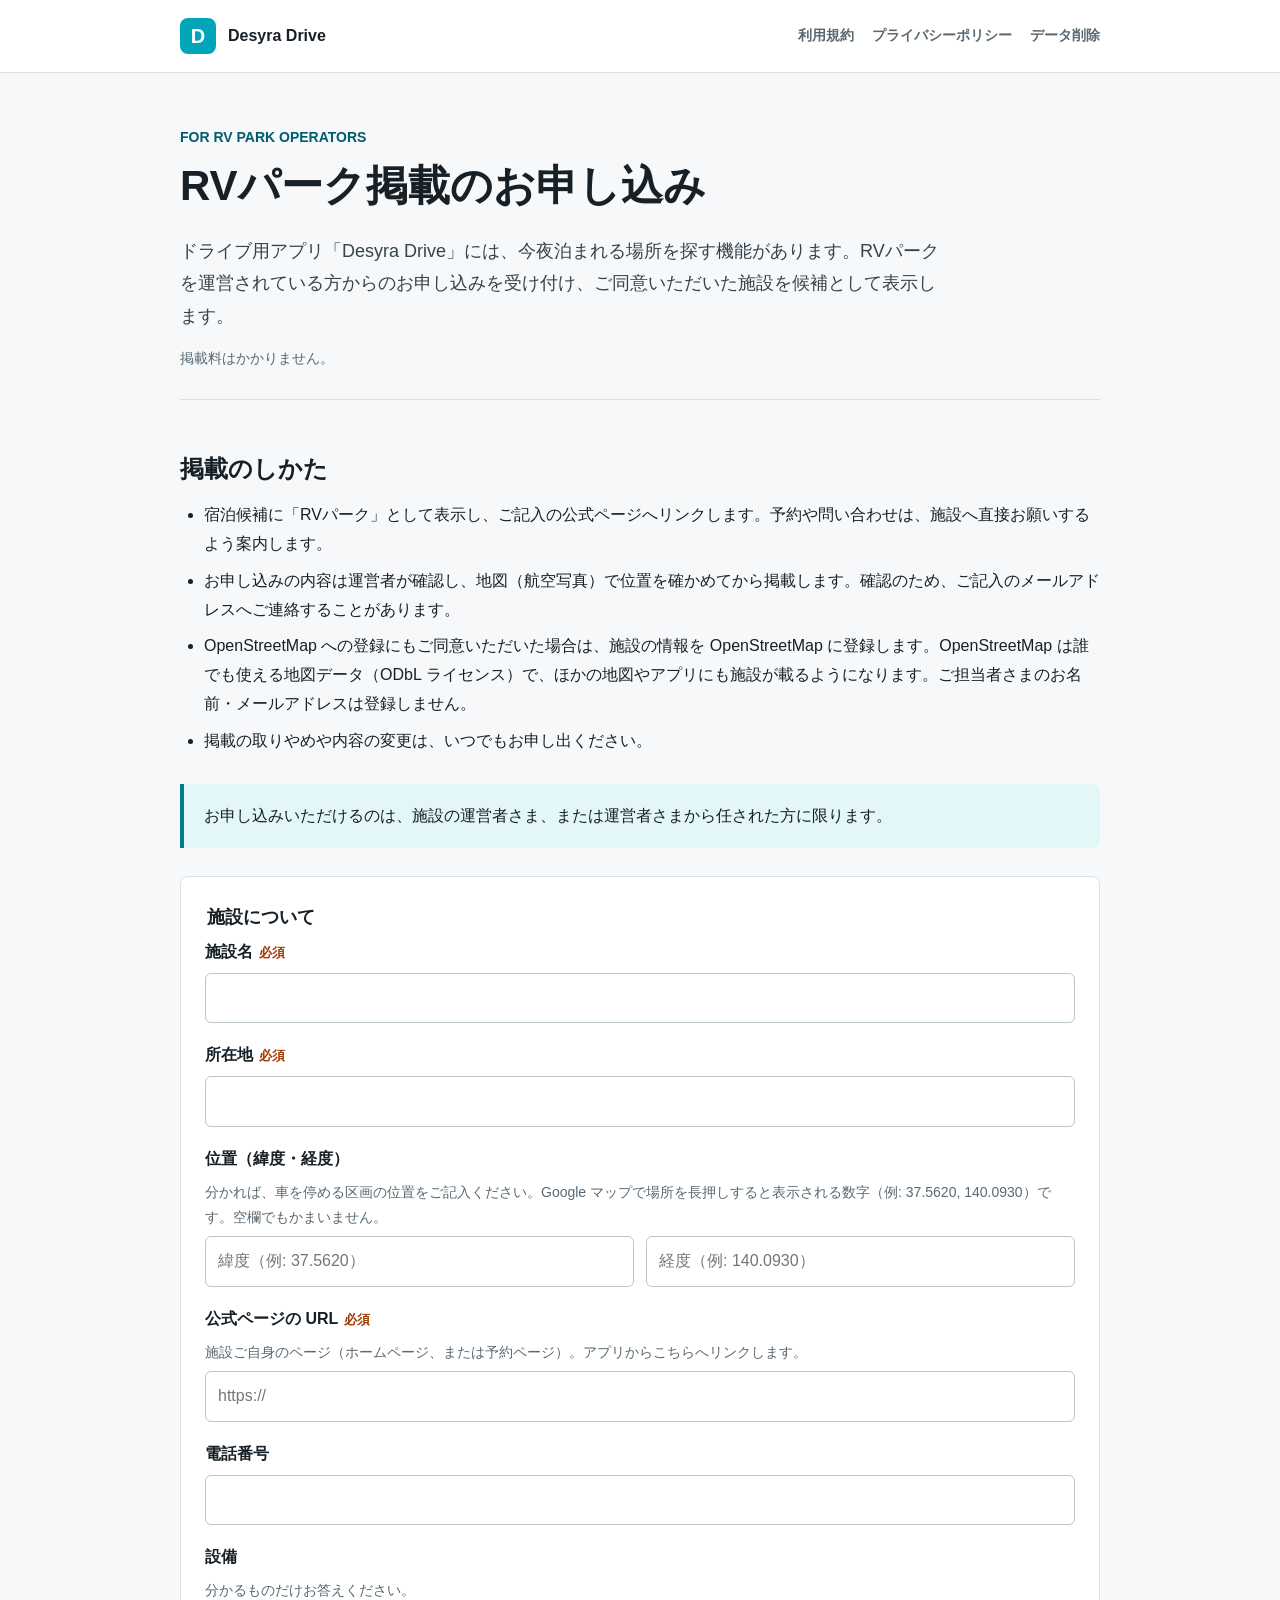
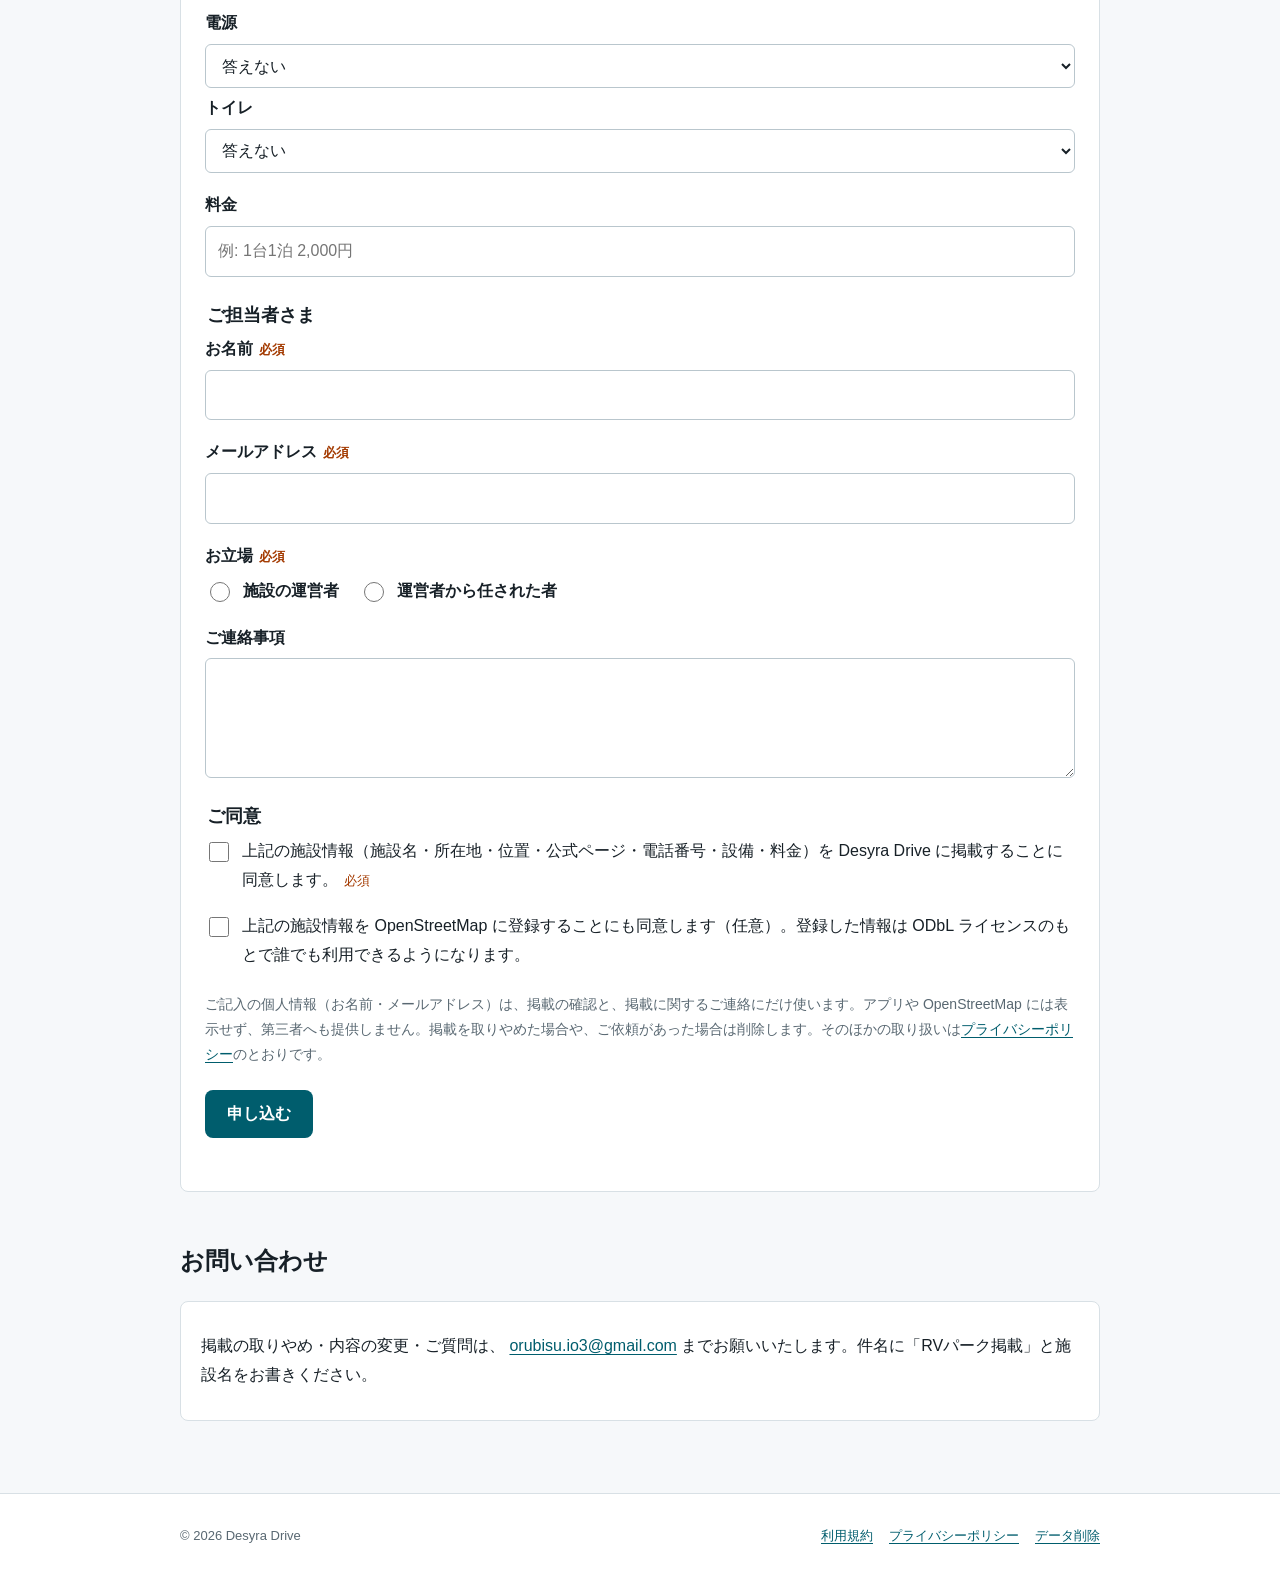
<file: rvpark-listing.html>
<!doctype html>
<html lang="ja">
  <head>
    <meta charset="utf-8">
    <meta name="viewport" content="width=device-width, initial-scale=1">
    <meta name="description" content="Desyra Drive にRVパークを掲載するための、施設運営者さま向けのお申し込みページ">
    <title>RVパーク掲載のお申し込み | Desyra Drive</title>
    <link rel="stylesheet" href="assets/legal.css">
    <style>
      .form {
        display: grid;
        gap: 22px;
        margin-top: 28px;
        padding: 24px;
        border: 1px solid var(--line);
        border-radius: 8px;
        background: var(--surface);
      }
      .form fieldset {
        margin: 0;
        padding: 0;
        border: 0;
        display: grid;
        gap: 18px;
      }
      .form legend {
        margin-bottom: 4px;
        font-size: 18px;
        font-weight: 700;
      }
      .field {
        display: grid;
        gap: 6px;
      }
      .field label,
      .field .label {
        font-weight: 700;
      }
      .req {
        margin-left: 6px;
        color: #a33a00;
        font-size: 13px;
      }
      .hint {
        margin: 0;
        color: var(--muted);
        font-size: 14px;
      }
      .form input[type="text"],
      .form input[type="url"],
      .form input[type="email"],
      .form input[type="tel"],
      .form textarea,
      .form select {
        width: 100%;
        min-height: 44px;
        padding: 10px 12px;
        border: 1px solid #b9c6cd;
        border-radius: 6px;
        background: #ffffff;
        color: var(--text);
        font: inherit;
      }
      .form textarea {
        min-height: 120px;
      }
      .form input:focus-visible,
      .form textarea:focus-visible,
      .form select:focus-visible {
        outline: 3px solid var(--focus);
        outline-offset: 1px;
      }
      .coords {
        display: grid;
        grid-template-columns: 1fr 1fr;
        gap: 12px;
      }
      .choices {
        display: flex;
        flex-wrap: wrap;
        gap: 8px 20px;
      }
      .check {
        display: flex;
        align-items: flex-start;
        gap: 10px;
      }
      .check input {
        width: 20px;
        height: 20px;
        margin-top: 5px;
        flex: none;
      }
      .hp {
        position: absolute;
        left: -10000px;
        width: 1px;
        height: 1px;
        overflow: hidden;
      }
      .submit {
        min-height: 48px;
        padding: 10px 22px;
        border: 0;
        border-radius: 8px;
        background: var(--accent-strong);
        color: #ffffff;
        font: inherit;
        font-weight: 700;
        cursor: pointer;
      }
      .submit[disabled] {
        opacity: 0.6;
        cursor: progress;
      }
      .status {
        margin: 0;
        min-height: 1.8em;
      }
      .status.error {
        color: #a33a00;
        font-weight: 700;
      }
      @media (max-width: 720px) {
        .form {
          padding: 18px 16px;
        }
        .coords {
          grid-template-columns: 1fr;
        }
      }
    </style>
  </head>
  <body>
    <header class="site-header">
      <div class="header-inner">
        <a class="brand" href="index.html" aria-label="Desyra Drive 法的情報トップ">
          <span class="brand-mark" aria-hidden="true">D</span>
          <span>Desyra Drive</span>
        </a>
        <nav class="site-nav" aria-label="法的情報">
          <a href="terms.html">利用規約</a>
          <a href="privacy.html">プライバシーポリシー</a>
          <a href="data-deletion.html">データ削除</a>
        </nav>
      </div>
    </header>

    <main class="page">
      <header class="document-header">
        <p class="eyebrow">FOR RV PARK OPERATORS</p>
        <h1>RVパーク掲載のお申し込み</h1>
        <p class="lead">
          ドライブ用アプリ「Desyra Drive」には、今夜泊まれる場所を探す機能があります。RVパークを運営されている方からのお申し込みを受け付け、ご同意いただいた施設を候補として表示します。
        </p>
        <p class="updated">掲載料はかかりません。</p>
      </header>

      <section class="legal-section" id="about">
        <h2>掲載のしかた</h2>
        <ul>
          <li>宿泊候補に「RVパーク」として表示し、ご記入の公式ページへリンクします。予約や問い合わせは、施設へ直接お願いするよう案内します。</li>
          <li>お申し込みの内容は運営者が確認し、地図（航空写真）で位置を確かめてから掲載します。確認のため、ご記入のメールアドレスへご連絡することがあります。</li>
          <li>OpenStreetMap への登録にもご同意いただいた場合は、施設の情報を OpenStreetMap に登録します。OpenStreetMap は誰でも使える地図データ（ODbL ライセンス）で、ほかの地図やアプリにも施設が載るようになります。ご担当者さまのお名前・メールアドレスは登録しません。</li>
          <li>掲載の取りやめや内容の変更は、いつでもお申し出ください。</li>
        </ul>
        <div class="notice">
          お申し込みいただけるのは、施設の運営者さま、または運営者さまから任された方に限ります。
        </div>
      </section>

      <form class="form" id="listing-form" novalidate>
        <fieldset>
          <legend>施設について</legend>
          <div class="field">
            <label for="name">施設名<span class="req">必須</span></label>
            <input type="text" id="name" name="name" maxlength="100" required autocomplete="organization">
          </div>
          <div class="field">
            <label for="address">所在地<span class="req">必須</span></label>
            <input type="text" id="address" name="address" maxlength="200" required autocomplete="street-address">
          </div>
          <div class="field">
            <span class="label" id="coords-label">位置（緯度・経度）</span>
            <p class="hint">分かれば、車を停める区画の位置をご記入ください。Google マップで場所を長押しすると表示される数字（例: 37.5620, 140.0930）です。空欄でもかまいません。</p>
            <div class="coords" role="group" aria-labelledby="coords-label">
              <input type="text" id="lat" name="lat" inputmode="decimal" placeholder="緯度（例: 37.5620）" aria-label="緯度">
              <input type="text" id="lon" name="lon" inputmode="decimal" placeholder="経度（例: 140.0930）" aria-label="経度">
            </div>
          </div>
          <div class="field">
            <label for="website">公式ページの URL<span class="req">必須</span></label>
            <p class="hint">施設ご自身のページ（ホームページ、または予約ページ）。アプリからこちらへリンクします。</p>
            <input type="url" id="website" name="website" maxlength="500" required placeholder="https://">
          </div>
          <div class="field">
            <label for="phone">電話番号</label>
            <input type="tel" id="phone" name="phone" maxlength="30" autocomplete="tel">
          </div>
          <div class="field">
            <span class="label">設備</span>
            <p class="hint">分かるものだけお答えください。</p>
            <div class="field">
              <label for="power">電源</label>
              <select id="power" name="power">
                <option value="">答えない</option>
                <option value="yes">あり</option>
                <option value="no">なし</option>
              </select>
            </div>
            <div class="field">
              <label for="toilets">トイレ</label>
              <select id="toilets" name="toilets">
                <option value="">答えない</option>
                <option value="yes">あり</option>
                <option value="no">なし</option>
              </select>
            </div>
          </div>
          <div class="field">
            <label for="fee">料金</label>
            <input type="text" id="fee" name="fee" maxlength="100" placeholder="例: 1台1泊 2,000円">
          </div>
        </fieldset>

        <fieldset>
          <legend>ご担当者さま</legend>
          <div class="field">
            <label for="contactName">お名前<span class="req">必須</span></label>
            <input type="text" id="contactName" name="contactName" maxlength="60" required autocomplete="name">
          </div>
          <div class="field">
            <label for="email">メールアドレス<span class="req">必須</span></label>
            <input type="email" id="email" name="email" maxlength="200" required autocomplete="email">
          </div>
          <div class="field">
            <span class="label" id="role-label">お立場<span class="req">必須</span></span>
            <div class="choices" role="radiogroup" aria-labelledby="role-label">
              <label class="check"><input type="radio" name="role" value="operator" required>施設の運営者</label>
              <label class="check"><input type="radio" name="role" value="delegate">運営者から任された者</label>
            </div>
          </div>
          <div class="field">
            <label for="note">ご連絡事項</label>
            <textarea id="note" name="note" maxlength="1000"></textarea>
          </div>
          <div class="hp" aria-hidden="true">
            <label for="homepage">この欄は空のままにしてください</label>
            <input type="text" id="homepage" name="homepage" tabindex="-1" autocomplete="off">
          </div>
        </fieldset>

        <fieldset>
          <legend>ご同意</legend>
          <label class="check">
            <input type="checkbox" id="consentListing" name="consentListing" required>
            <span>上記の施設情報（施設名・所在地・位置・公式ページ・電話番号・設備・料金）を Desyra Drive に掲載することに同意します。<span class="req">必須</span></span>
          </label>
          <label class="check">
            <input type="checkbox" id="consentOsm" name="consentOsm">
            <span>上記の施設情報を OpenStreetMap に登録することにも同意します（任意）。登録した情報は ODbL ライセンスのもとで誰でも利用できるようになります。</span>
          </label>
        </fieldset>

        <p class="hint">
          ご記入の個人情報（お名前・メールアドレス）は、掲載の確認と、掲載に関するご連絡にだけ使います。アプリや OpenStreetMap には表示せず、第三者へも提供しません。掲載を取りやめた場合や、ご依頼があった場合は削除します。そのほかの取り扱いは<a href="privacy.html">プライバシーポリシー</a>のとおりです。
        </p>

        <div>
          <button class="submit" type="submit" id="submit">申し込む</button>
          <p class="status" id="status" role="status" aria-live="polite"></p>
        </div>
      </form>

      <section class="legal-section" id="contact">
        <h2>お問い合わせ</h2>
        <div class="contact-block">
          <p>
            掲載の取りやめ・内容の変更・ご質問は、
            <a href="mailto:orubisu.io3@gmail.com">orubisu.io3@gmail.com</a>
            までお願いいたします。件名に「RVパーク掲載」と施設名をお書きください。
          </p>
        </div>
      </section>
    </main>

    <footer class="site-footer">
      <div class="site-footer-inner">
        <p>&copy; 2026 Desyra Drive</p>
        <div class="footer-links">
          <a href="terms.html">利用規約</a>
          <a href="privacy.html">プライバシーポリシー</a>
          <a href="data-deletion.html">データ削除</a>
        </div>
      </div>
    </footer>

    <script>
      (function () {
        // 受け付けはアプリと同じサーバー（server/src/listing_requests.js）。
        var ENDPOINT = 'https://ai-drive-concierge-server.onrender.com/api/listing-requests';

        var MESSAGES = {
          name: '施設名をご記入ください。',
          address: '所在地をご記入ください。',
          website: '公式ページの URL を https:// から始まる形でご記入ください。',
          phone: '電話番号は数字とハイフンでご記入ください。',
          coordinates: '緯度・経度は両方とも数字でご記入ください（空欄でもかまいません）。',
          fee: '料金は100文字以内でご記入ください。',
          contactName: 'お名前をご記入ください。',
          email: 'メールアドレスをご確認ください。',
          role: 'お立場をお選びください。',
          consentListing: '掲載へのご同意が必要です。',
          note: 'ご連絡事項は1000文字以内でご記入ください。'
        };

        var form = document.getElementById('listing-form');
        var button = document.getElementById('submit');
        var status = document.getElementById('status');

        function value(id) {
          return document.getElementById(id).value.trim();
        }

        function yesNo(id) {
          var v = value(id);
          return v === 'yes' ? true : v === 'no' ? false : undefined;
        }

        function show(text, isError) {
          status.textContent = text;
          status.className = isError ? 'status error' : 'status';
        }

        function focusField(field) {
          var id = field === 'coordinates' ? 'lat' : field;
          var el = document.getElementById(id) || form.querySelector('[name="' + id + '"]');
          if (el) el.focus();
        }

        // 送る前に、サーバーと同じ順で必須の欄を確かめる。
        function firstMissing(body) {
          if (!body.name) return 'name';
          if (!body.address) return 'address';
          if (!/^https?:\/\//.test(body.website)) return 'website';
          if ((body.lat === '') !== (body.lon === '')) return 'coordinates';
          if (!body.contactName) return 'contactName';
          if (!/^[^\s@]+@[^\s@]+\.[^\s@]+$/.test(body.email)) return 'email';
          if (!body.role) return 'role';
          if (!body.consentListing) return 'consentListing';
          return null;
        }

        form.addEventListener('submit', function (event) {
          event.preventDefault();
          var role = form.querySelector('input[name="role"]:checked');
          var body = {
            name: value('name'),
            address: value('address'),
            lat: value('lat'),
            lon: value('lon'),
            website: value('website'),
            phone: value('phone'),
            amenities: { power: yesNo('power'), toilets: yesNo('toilets') },
            fee: value('fee'),
            contactName: value('contactName'),
            email: value('email'),
            role: role ? role.value : '',
            note: value('note'),
            consentListing: document.getElementById('consentListing').checked,
            consentOsm: document.getElementById('consentOsm').checked,
            homepage: value('homepage')
          };
          var missing = firstMissing(body);
          if (missing) {
            show(MESSAGES[missing], true);
            focusField(missing);
            return;
          }

          button.disabled = true;
          // 無料のサーバーは休止から起きるのに時間がかかる。待たせる理由を先に書く。
          show('送信しています。サーバーの起動に数十秒かかることがあります。このままお待ちください。', false);

          fetch(ENDPOINT, {
            method: 'POST',
            headers: { 'Content-Type': 'application/json' },
            body: JSON.stringify(body)
          })
            .then(function (res) {
              return res.json().catch(function () { return {}; }).then(function (json) {
                return { status: res.status, json: json };
              });
            })
            .then(function (r) {
              if (r.status === 201 || r.status === 202) {
                form.reset();
                show('お申し込みを受け付けました。内容を確認し、掲載の前にご連絡いたします。ありがとうございました。', false);
                return;
              }
              if (r.status === 400 && r.json.field && MESSAGES[r.json.field]) {
                show(MESSAGES[r.json.field], true);
                focusField(r.json.field);
                return;
              }
              if (r.status === 429) {
                show('短い間に何度も送信されています。しばらくしてからお試しください。', true);
                return;
              }
              show('ただいま受け付けできませんでした。時間をおいてお試しいただくか、下記のメールアドレスへお送りください。', true);
            })
            .catch(function () {
              show('送信できませんでした。通信状況をご確認のうえ、もう一度お試しいただくか、下記のメールアドレスへお送りください。', true);
            })
            .then(function () {
              button.disabled = false;
            });
        });
      })();
    </script>
  </body>
</html>
</file>
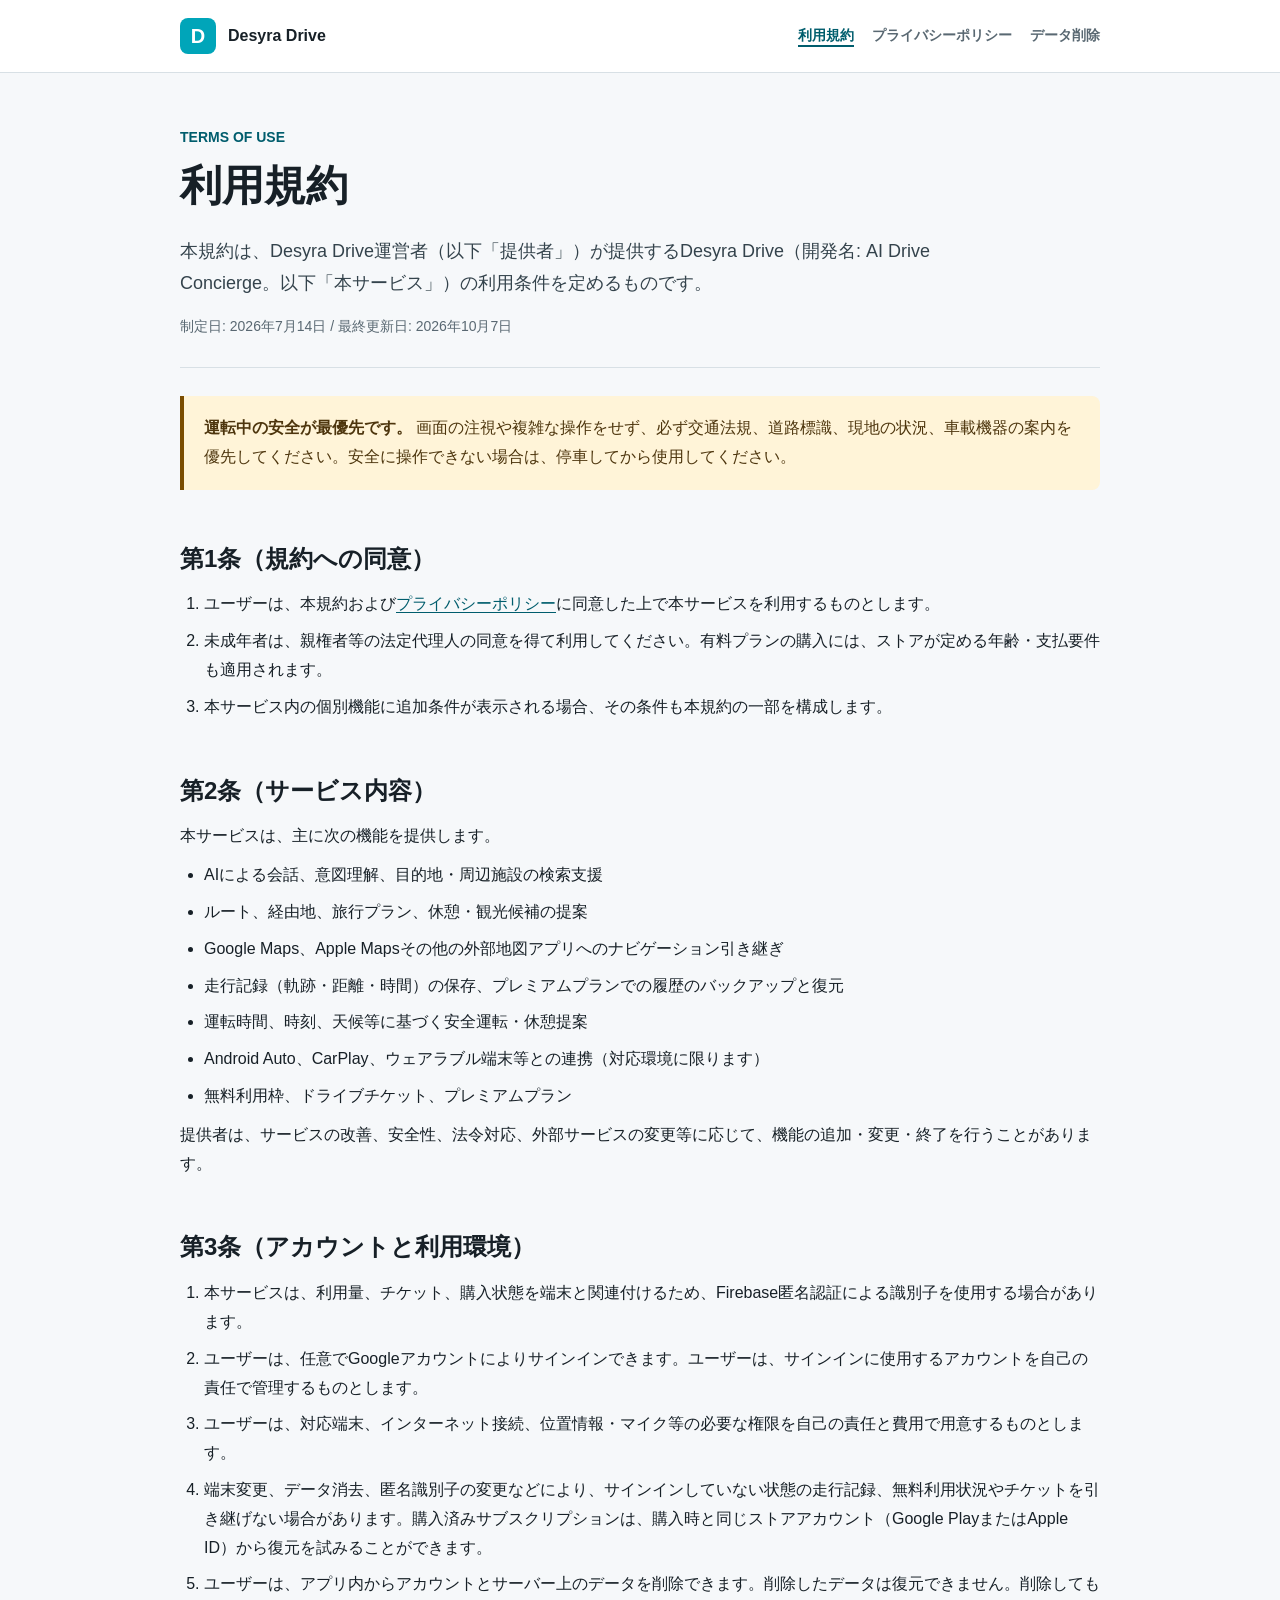
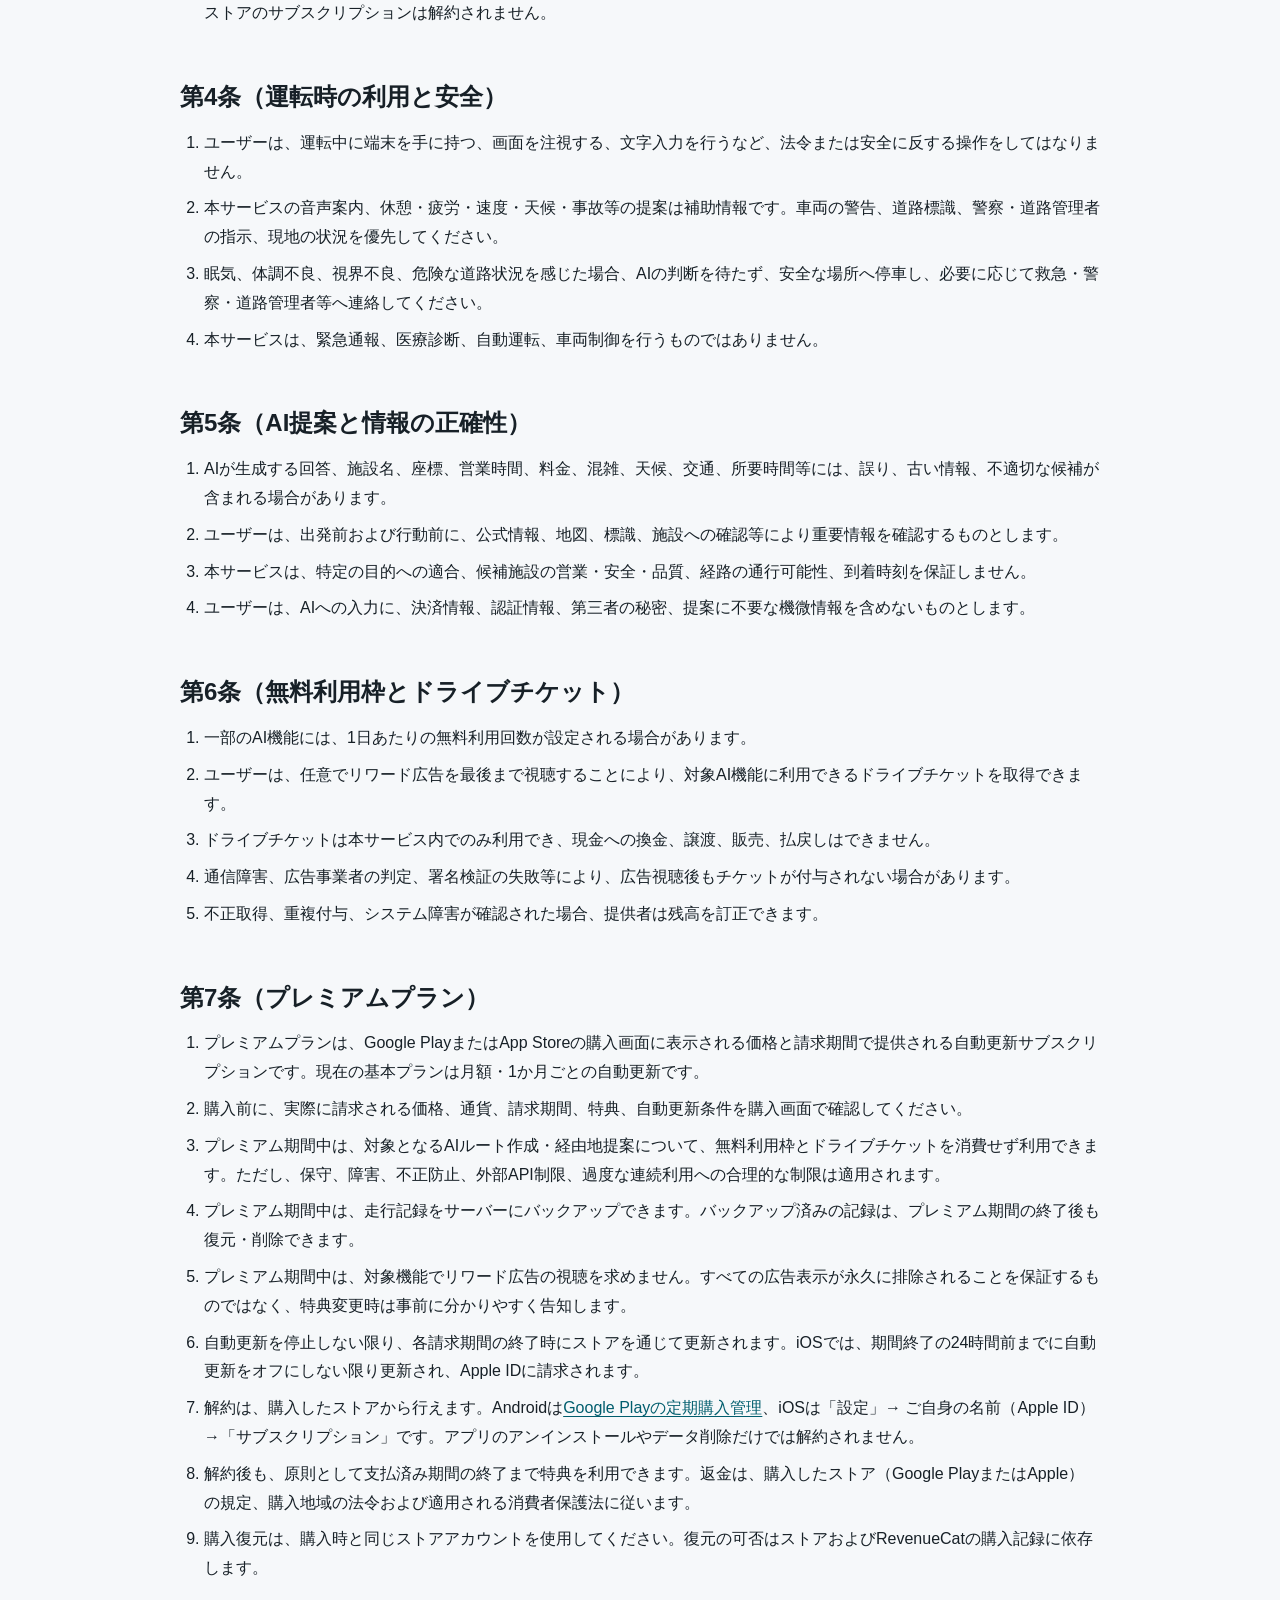
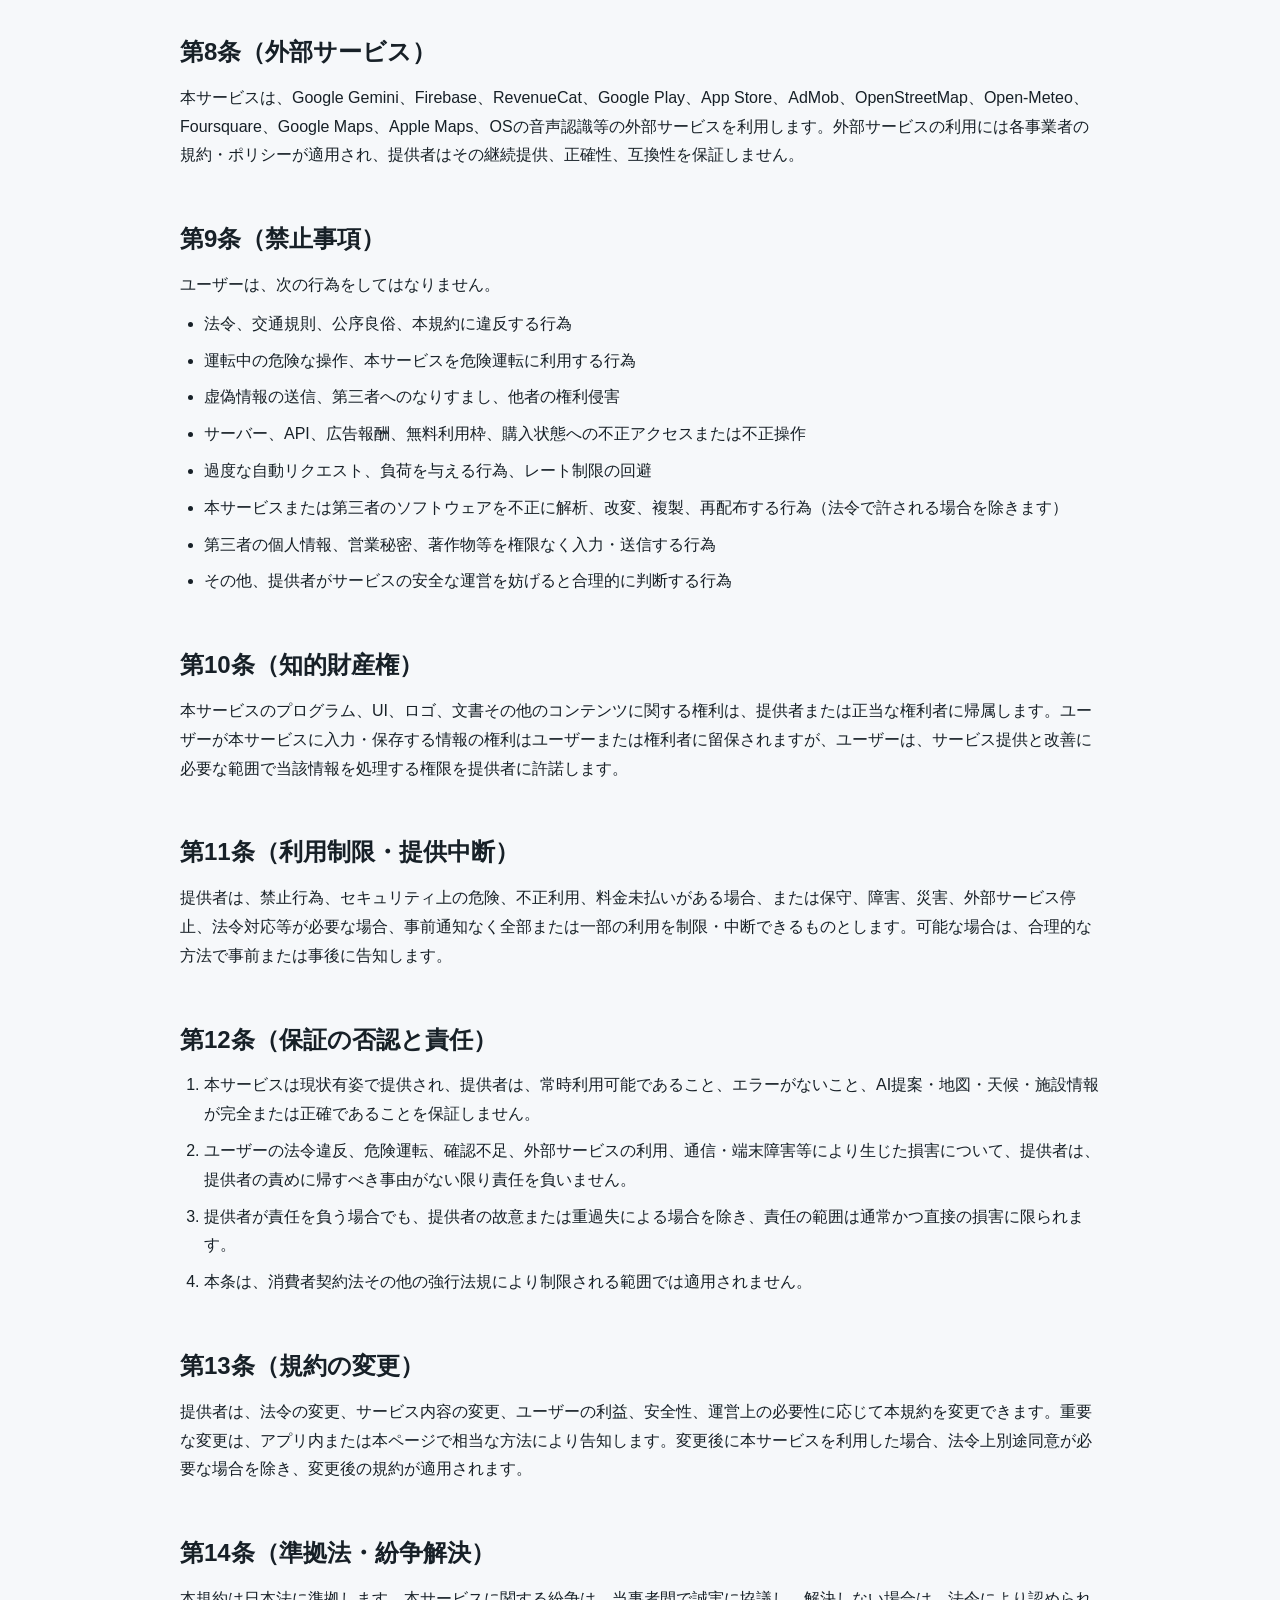
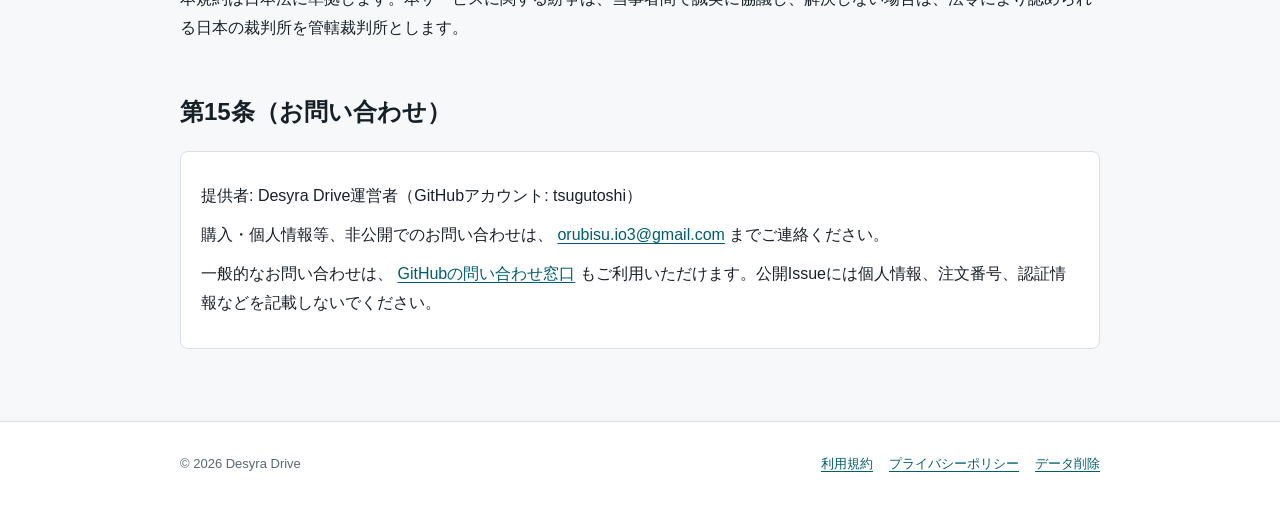
<file: terms.html>
<!doctype html>
<html lang="ja">
  <head>
    <meta charset="utf-8">
    <meta name="viewport" content="width=device-width, initial-scale=1">
    <meta name="description" content="Desyra Drive 利用規約">
    <title>利用規約 | Desyra Drive</title>
    <link rel="stylesheet" href="assets/legal.css">
  </head>
  <body>
    <header class="site-header">
      <div class="header-inner">
        <a class="brand" href="index.html" aria-label="Desyra Drive トップ">
          <span class="brand-mark" aria-hidden="true">D</span>
          <span>Desyra Drive</span>
        </a>
        <nav class="site-nav" aria-label="法的情報">
          <a href="terms.html" aria-current="page">利用規約</a>
          <a href="privacy.html">プライバシーポリシー</a>
          <a href="data-deletion.html">データ削除</a>
        </nav>
      </div>
    </header>

    <main class="page">
      <header class="document-header">
        <p class="eyebrow">TERMS OF USE</p>
        <h1>利用規約</h1>
        <p class="lead">
          本規約は、Desyra Drive運営者（以下「提供者」）が提供するDesyra Drive（開発名: AI Drive Concierge。以下「本サービス」）の利用条件を定めるものです。
        </p>
        <p class="updated">制定日: 2026年7月14日 / 最終更新日: 2026年10月7日</p>
      </header>

      <div class="notice warning">
        <strong>運転中の安全が最優先です。</strong>
        画面の注視や複雑な操作をせず、必ず交通法規、道路標識、現地の状況、車載機器の案内を優先してください。安全に操作できない場合は、停車してから使用してください。
      </div>

      <section class="legal-section" id="agreement">
        <h2>第1条（規約への同意）</h2>
        <ol>
          <li>ユーザーは、本規約および<a href="privacy.html">プライバシーポリシー</a>に同意した上で本サービスを利用するものとします。</li>
          <li>未成年者は、親権者等の法定代理人の同意を得て利用してください。有料プランの購入には、ストアが定める年齢・支払要件も適用されます。</li>
          <li>本サービス内の個別機能に追加条件が表示される場合、その条件も本規約の一部を構成します。</li>
        </ol>
      </section>

      <section class="legal-section" id="service">
        <h2>第2条（サービス内容）</h2>
        <p>本サービスは、主に次の機能を提供します。</p>
        <ul>
          <li>AIによる会話、意図理解、目的地・周辺施設の検索支援</li>
          <li>ルート、経由地、旅行プラン、休憩・観光候補の提案</li>
          <li>Google Maps、Apple Mapsその他の外部地図アプリへのナビゲーション引き継ぎ</li>
          <li>走行記録（軌跡・距離・時間）の保存、プレミアムプランでの履歴のバックアップと復元</li>
          <li>運転時間、時刻、天候等に基づく安全運転・休憩提案</li>
          <li>Android Auto、CarPlay、ウェアラブル端末等との連携（対応環境に限ります）</li>
          <li>無料利用枠、ドライブチケット、プレミアムプラン</li>
        </ul>
        <p>
          提供者は、サービスの改善、安全性、法令対応、外部サービスの変更等に応じて、機能の追加・変更・終了を行うことがあります。
        </p>
      </section>

      <section class="legal-section" id="account">
        <h2>第3条（アカウントと利用環境）</h2>
        <ol>
          <li>本サービスは、利用量、チケット、購入状態を端末と関連付けるため、Firebase匿名認証による識別子を使用する場合があります。</li>
          <li>ユーザーは、任意でGoogleアカウントによりサインインできます。ユーザーは、サインインに使用するアカウントを自己の責任で管理するものとします。</li>
          <li>ユーザーは、対応端末、インターネット接続、位置情報・マイク等の必要な権限を自己の責任と費用で用意するものとします。</li>
          <li>端末変更、データ消去、匿名識別子の変更などにより、サインインしていない状態の走行記録、無料利用状況やチケットを引き継げない場合があります。購入済みサブスクリプションは、購入時と同じストアアカウント（Google PlayまたはApple ID）から復元を試みることができます。</li>
          <li>ユーザーは、アプリ内からアカウントとサーバー上のデータを削除できます。削除したデータは復元できません。削除してもストアのサブスクリプションは解約されません。</li>
        </ol>
      </section>

      <section class="legal-section" id="safety">
        <h2>第4条（運転時の利用と安全）</h2>
        <ol>
          <li>ユーザーは、運転中に端末を手に持つ、画面を注視する、文字入力を行うなど、法令または安全に反する操作をしてはなりません。</li>
          <li>本サービスの音声案内、休憩・疲労・速度・天候・事故等の提案は補助情報です。車両の警告、道路標識、警察・道路管理者の指示、現地の状況を優先してください。</li>
          <li>眠気、体調不良、視界不良、危険な道路状況を感じた場合、AIの判断を待たず、安全な場所へ停車し、必要に応じて救急・警察・道路管理者等へ連絡してください。</li>
          <li>本サービスは、緊急通報、医療診断、自動運転、車両制御を行うものではありません。</li>
        </ol>
      </section>

      <section class="legal-section" id="ai">
        <h2>第5条（AI提案と情報の正確性）</h2>
        <ol>
          <li>AIが生成する回答、施設名、座標、営業時間、料金、混雑、天候、交通、所要時間等には、誤り、古い情報、不適切な候補が含まれる場合があります。</li>
          <li>ユーザーは、出発前および行動前に、公式情報、地図、標識、施設への確認等により重要情報を確認するものとします。</li>
          <li>本サービスは、特定の目的への適合、候補施設の営業・安全・品質、経路の通行可能性、到着時刻を保証しません。</li>
          <li>ユーザーは、AIへの入力に、決済情報、認証情報、第三者の秘密、提案に不要な機微情報を含めないものとします。</li>
        </ol>
      </section>

      <section class="legal-section" id="free-use">
        <h2>第6条（無料利用枠とドライブチケット）</h2>
        <ol>
          <li>一部のAI機能には、1日あたりの無料利用回数が設定される場合があります。</li>
          <li>ユーザーは、任意でリワード広告を最後まで視聴することにより、対象AI機能に利用できるドライブチケットを取得できます。</li>
          <li>ドライブチケットは本サービス内でのみ利用でき、現金への換金、譲渡、販売、払戻しはできません。</li>
          <li>通信障害、広告事業者の判定、署名検証の失敗等により、広告視聴後もチケットが付与されない場合があります。</li>
          <li>不正取得、重複付与、システム障害が確認された場合、提供者は残高を訂正できます。</li>
        </ol>
      </section>

      <section class="legal-section" id="premium">
        <h2>第7条（プレミアムプラン）</h2>
        <ol>
          <li>プレミアムプランは、Google PlayまたはApp Storeの購入画面に表示される価格と請求期間で提供される自動更新サブスクリプションです。現在の基本プランは月額・1か月ごとの自動更新です。</li>
          <li>購入前に、実際に請求される価格、通貨、請求期間、特典、自動更新条件を購入画面で確認してください。</li>
          <li>プレミアム期間中は、対象となるAIルート作成・経由地提案について、無料利用枠とドライブチケットを消費せず利用できます。ただし、保守、障害、不正防止、外部API制限、過度な連続利用への合理的な制限は適用されます。</li>
          <li>プレミアム期間中は、走行記録をサーバーにバックアップできます。バックアップ済みの記録は、プレミアム期間の終了後も復元・削除できます。</li>
          <li>プレミアム期間中は、対象機能でリワード広告の視聴を求めません。すべての広告表示が永久に排除されることを保証するものではなく、特典変更時は事前に分かりやすく告知します。</li>
          <li>自動更新を停止しない限り、各請求期間の終了時にストアを通じて更新されます。iOSでは、期間終了の24時間前までに自動更新をオフにしない限り更新され、Apple IDに請求されます。</li>
          <li>解約は、購入したストアから行えます。Androidは<a href="https://play.google.com/store/account/subscriptions" rel="noopener noreferrer">Google Playの定期購入管理</a>、iOSは「設定」→ ご自身の名前（Apple ID）→「サブスクリプション」です。アプリのアンインストールやデータ削除だけでは解約されません。</li>
          <li>解約後も、原則として支払済み期間の終了まで特典を利用できます。返金は、購入したストア（Google PlayまたはApple）の規定、購入地域の法令および適用される消費者保護法に従います。</li>
          <li>購入復元は、購入時と同じストアアカウントを使用してください。復元の可否はストアおよびRevenueCatの購入記録に依存します。</li>
        </ol>
      </section>

      <section class="legal-section" id="external">
        <h2>第8条（外部サービス）</h2>
        <p>
          本サービスは、Google Gemini、Firebase、RevenueCat、Google Play、App Store、AdMob、OpenStreetMap、Open-Meteo、Foursquare、Google Maps、Apple Maps、OSの音声認識等の外部サービスを利用します。外部サービスの利用には各事業者の規約・ポリシーが適用され、提供者はその継続提供、正確性、互換性を保証しません。
        </p>
      </section>

      <section class="legal-section" id="prohibited">
        <h2>第9条（禁止事項）</h2>
        <p>ユーザーは、次の行為をしてはなりません。</p>
        <ul>
          <li>法令、交通規則、公序良俗、本規約に違反する行為</li>
          <li>運転中の危険な操作、本サービスを危険運転に利用する行為</li>
          <li>虚偽情報の送信、第三者へのなりすまし、他者の権利侵害</li>
          <li>サーバー、API、広告報酬、無料利用枠、購入状態への不正アクセスまたは不正操作</li>
          <li>過度な自動リクエスト、負荷を与える行為、レート制限の回避</li>
          <li>本サービスまたは第三者のソフトウェアを不正に解析、改変、複製、再配布する行為（法令で許される場合を除きます）</li>
          <li>第三者の個人情報、営業秘密、著作物等を権限なく入力・送信する行為</li>
          <li>その他、提供者がサービスの安全な運営を妨げると合理的に判断する行為</li>
        </ul>
      </section>

      <section class="legal-section" id="ip">
        <h2>第10条（知的財産権）</h2>
        <p>
          本サービスのプログラム、UI、ロゴ、文書その他のコンテンツに関する権利は、提供者または正当な権利者に帰属します。ユーザーが本サービスに入力・保存する情報の権利はユーザーまたは権利者に留保されますが、ユーザーは、サービス提供と改善に必要な範囲で当該情報を処理する権限を提供者に許諾します。
        </p>
      </section>

      <section class="legal-section" id="suspension">
        <h2>第11条（利用制限・提供中断）</h2>
        <p>
          提供者は、禁止行為、セキュリティ上の危険、不正利用、料金未払いがある場合、または保守、障害、災害、外部サービス停止、法令対応等が必要な場合、事前通知なく全部または一部の利用を制限・中断できるものとします。可能な場合は、合理的な方法で事前または事後に告知します。
        </p>
      </section>

      <section class="legal-section" id="disclaimer">
        <h2>第12条（保証の否認と責任）</h2>
        <ol>
          <li>本サービスは現状有姿で提供され、提供者は、常時利用可能であること、エラーがないこと、AI提案・地図・天候・施設情報が完全または正確であることを保証しません。</li>
          <li>ユーザーの法令違反、危険運転、確認不足、外部サービスの利用、通信・端末障害等により生じた損害について、提供者は、提供者の責めに帰すべき事由がない限り責任を負いません。</li>
          <li>提供者が責任を負う場合でも、提供者の故意または重過失による場合を除き、責任の範囲は通常かつ直接の損害に限られます。</li>
          <li>本条は、消費者契約法その他の強行法規により制限される範囲では適用されません。</li>
        </ol>
      </section>

      <section class="legal-section" id="changes">
        <h2>第13条（規約の変更）</h2>
        <p>
          提供者は、法令の変更、サービス内容の変更、ユーザーの利益、安全性、運営上の必要性に応じて本規約を変更できます。重要な変更は、アプリ内または本ページで相当な方法により告知します。変更後に本サービスを利用した場合、法令上別途同意が必要な場合を除き、変更後の規約が適用されます。
        </p>
      </section>

      <section class="legal-section" id="law">
        <h2>第14条（準拠法・紛争解決）</h2>
        <p>
          本規約は日本法に準拠します。本サービスに関する紛争は、当事者間で誠実に協議し、解決しない場合は、法令により認められる日本の裁判所を管轄裁判所とします。
        </p>
      </section>

      <section class="legal-section" id="contact">
        <h2>第15条（お問い合わせ）</h2>
        <div class="contact-block">
          <p>提供者: Desyra Drive運営者（GitHubアカウント: tsugutoshi）</p>
          <p>
            購入・個人情報等、非公開でのお問い合わせは、
            <a href="mailto:orubisu.io3@gmail.com">orubisu.io3@gmail.com</a>
            までご連絡ください。
          </p>
          <p>
            一般的なお問い合わせは、
            <a href="https://github.com/tsugutoshi/ai-drive-concierge/issues/new" rel="noopener noreferrer">GitHubの問い合わせ窓口</a>
            もご利用いただけます。公開Issueには個人情報、注文番号、認証情報などを記載しないでください。
          </p>
        </div>
      </section>
    </main>

    <footer class="site-footer">
      <div class="site-footer-inner">
        <p>&copy; 2026 Desyra Drive</p>
        <div class="footer-links">
          <a href="terms.html">利用規約</a>
          <a href="privacy.html">プライバシーポリシー</a>
          <a href="data-deletion.html">データ削除</a>
        </div>
      </div>
    </footer>
  </body>
</html>
</file>
<file: assets/legal.css>
:root {
  color-scheme: light;
  --bg: #f6f8fa;
  --surface: #ffffff;
  --text: #172027;
  --muted: #596872;
  --line: #d8e0e5;
  --accent: #007c91;
  --accent-strong: #005d6d;
  --accent-soft: #e3f6f8;
  --warning: #7a4c00;
  --warning-bg: #fff4d8;
  --focus: #005fcc;
}

* {
  box-sizing: border-box;
}

html {
  scroll-behavior: smooth;
}

body {
  margin: 0;
  background: var(--bg);
  color: var(--text);
  font-family: -apple-system, BlinkMacSystemFont, "Segoe UI", "Noto Sans JP",
    "Hiragino Kaku Gothic ProN", "Yu Gothic", Meiryo, sans-serif;
  font-size: 16px;
  line-height: 1.8;
}

a {
  color: var(--accent-strong);
  text-underline-offset: 0.2em;
}

a:hover {
  text-decoration-thickness: 2px;
}

a:focus-visible {
  outline: 3px solid var(--focus);
  outline-offset: 3px;
}

.site-header {
  background: var(--surface);
  border-bottom: 1px solid var(--line);
}

.header-inner,
.page,
.site-footer-inner {
  width: min(100% - 32px, 920px);
  margin-inline: auto;
}

.header-inner {
  min-height: 72px;
  display: flex;
  align-items: center;
  justify-content: space-between;
  gap: 20px;
}

.brand {
  display: inline-flex;
  align-items: center;
  gap: 12px;
  color: var(--text);
  font-weight: 700;
  text-decoration: none;
}

.brand-mark {
  width: 36px;
  height: 36px;
  display: grid;
  place-items: center;
  border-radius: 8px;
  background: #00a5b9;
  color: #ffffff;
  font-size: 20px;
  line-height: 1;
}

.site-nav {
  display: flex;
  flex-wrap: wrap;
  justify-content: flex-end;
  gap: 8px 18px;
}

.site-nav a {
  color: var(--muted);
  font-size: 14px;
  font-weight: 600;
  text-decoration: none;
}

.site-nav a[aria-current="page"] {
  color: var(--accent-strong);
  text-decoration: underline;
  text-decoration-thickness: 2px;
  text-underline-offset: 0.35em;
}

.page {
  padding-block: 52px 72px;
}

.document-header {
  padding-bottom: 28px;
  border-bottom: 1px solid var(--line);
}

.eyebrow {
  margin: 0 0 6px;
  color: var(--accent-strong);
  font-size: 14px;
  font-weight: 700;
}

h1,
h2,
h3 {
  line-height: 1.45;
  letter-spacing: 0;
}

h1 {
  margin: 0;
  font-size: clamp(28px, 5vw, 42px);
}

h2 {
  margin: 48px 0 14px;
  padding-top: 4px;
  font-size: 24px;
}

h3 {
  margin: 26px 0 8px;
  font-size: 18px;
}

p,
ul,
ol,
dl {
  margin-block: 10px;
}

ul,
ol {
  padding-left: 1.5em;
}

li + li {
  margin-top: 8px;
}

.updated {
  margin: 14px 0 0;
  color: var(--muted);
  font-size: 14px;
}

.lead {
  max-width: 760px;
  margin: 18px 0 0;
  color: #34434c;
  font-size: 18px;
}

.notice {
  margin: 28px 0;
  padding: 18px 20px;
  border-left: 4px solid var(--accent);
  border-radius: 0 8px 8px 0;
  background: var(--accent-soft);
}

.notice.warning {
  border-left-color: var(--warning);
  background: var(--warning-bg);
  color: #4d350d;
}

.legal-section {
  scroll-margin-top: 24px;
}

.table-wrap {
  margin-block: 18px;
  overflow-x: auto;
  border: 1px solid var(--line);
  border-radius: 8px;
  background: var(--surface);
}

table {
  width: 100%;
  min-width: 680px;
  border-collapse: collapse;
  font-size: 14px;
  line-height: 1.65;
}

th,
td {
  padding: 14px 16px;
  border-bottom: 1px solid var(--line);
  text-align: left;
  vertical-align: top;
}

th {
  background: #edf3f5;
  font-weight: 700;
}

tr:last-child td {
  border-bottom: 0;
}

.link-list {
  display: grid;
  grid-template-columns: repeat(3, minmax(0, 1fr));
  gap: 12px;
  margin-top: 28px;
}

.link-item {
  min-height: 132px;
  padding: 18px;
  border: 1px solid var(--line);
  border-radius: 8px;
  background: var(--surface);
}

.link-item h3 {
  margin: 0 0 8px;
  padding: 0;
  font-size: 19px;
}

.link-item p {
  margin: 0;
  color: var(--muted);
  font-size: 14px;
}

.action-link {
  display: inline-flex;
  align-items: center;
  justify-content: center;
  min-height: 48px;
  margin-top: 18px;
  padding: 10px 18px;
  border-radius: 8px;
  background: var(--accent-strong);
  color: #ffffff;
  font-weight: 700;
  text-decoration: none;
}

.contact-block {
  margin-top: 22px;
  padding: 20px;
  border: 1px solid var(--line);
  border-radius: 8px;
  background: var(--surface);
}

.site-footer {
  border-top: 1px solid var(--line);
  background: var(--surface);
}

.site-footer-inner {
  display: flex;
  align-items: center;
  justify-content: space-between;
  gap: 16px;
  min-height: 84px;
  color: var(--muted);
  font-size: 13px;
}

.site-footer p {
  margin: 0;
}

.footer-links {
  display: flex;
  flex-wrap: wrap;
  justify-content: flex-end;
  gap: 8px 16px;
}

@media (max-width: 720px) {
  .header-inner {
    align-items: flex-start;
    flex-direction: column;
    padding-block: 16px;
  }

  .site-nav {
    justify-content: flex-start;
  }

  .page {
    padding-block: 36px 56px;
  }

  h2 {
    margin-top: 38px;
  }

  .link-list {
    grid-template-columns: 1fr;
  }

  .site-footer-inner {
    align-items: flex-start;
    flex-direction: column;
    padding-block: 18px;
  }

  .footer-links {
    justify-content: flex-start;
  }
}

@media print {
  body {
    background: #ffffff;
    font-size: 11pt;
  }

  .site-nav,
  .site-footer,
  .action-link {
    display: none;
  }

  .page {
    width: 100%;
    padding: 0;
  }

  a {
    color: inherit;
  }
}
</file>
